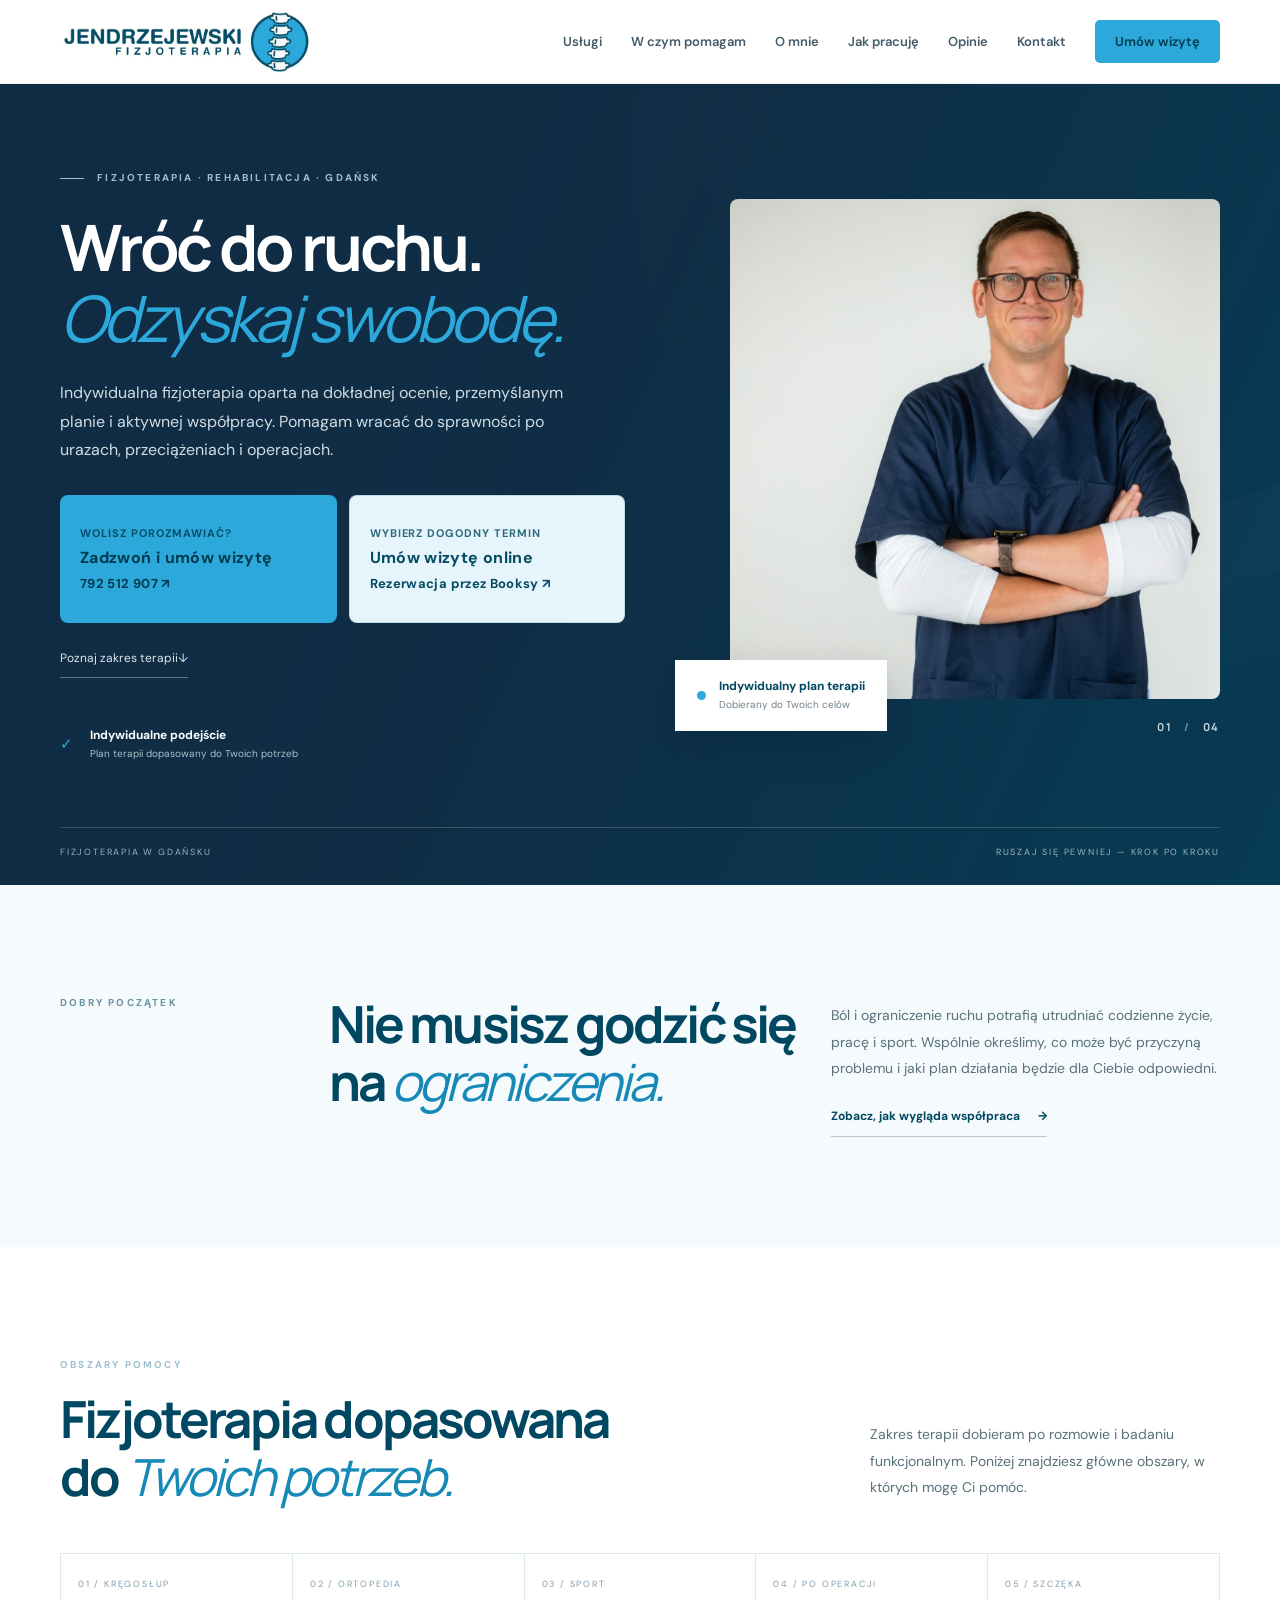
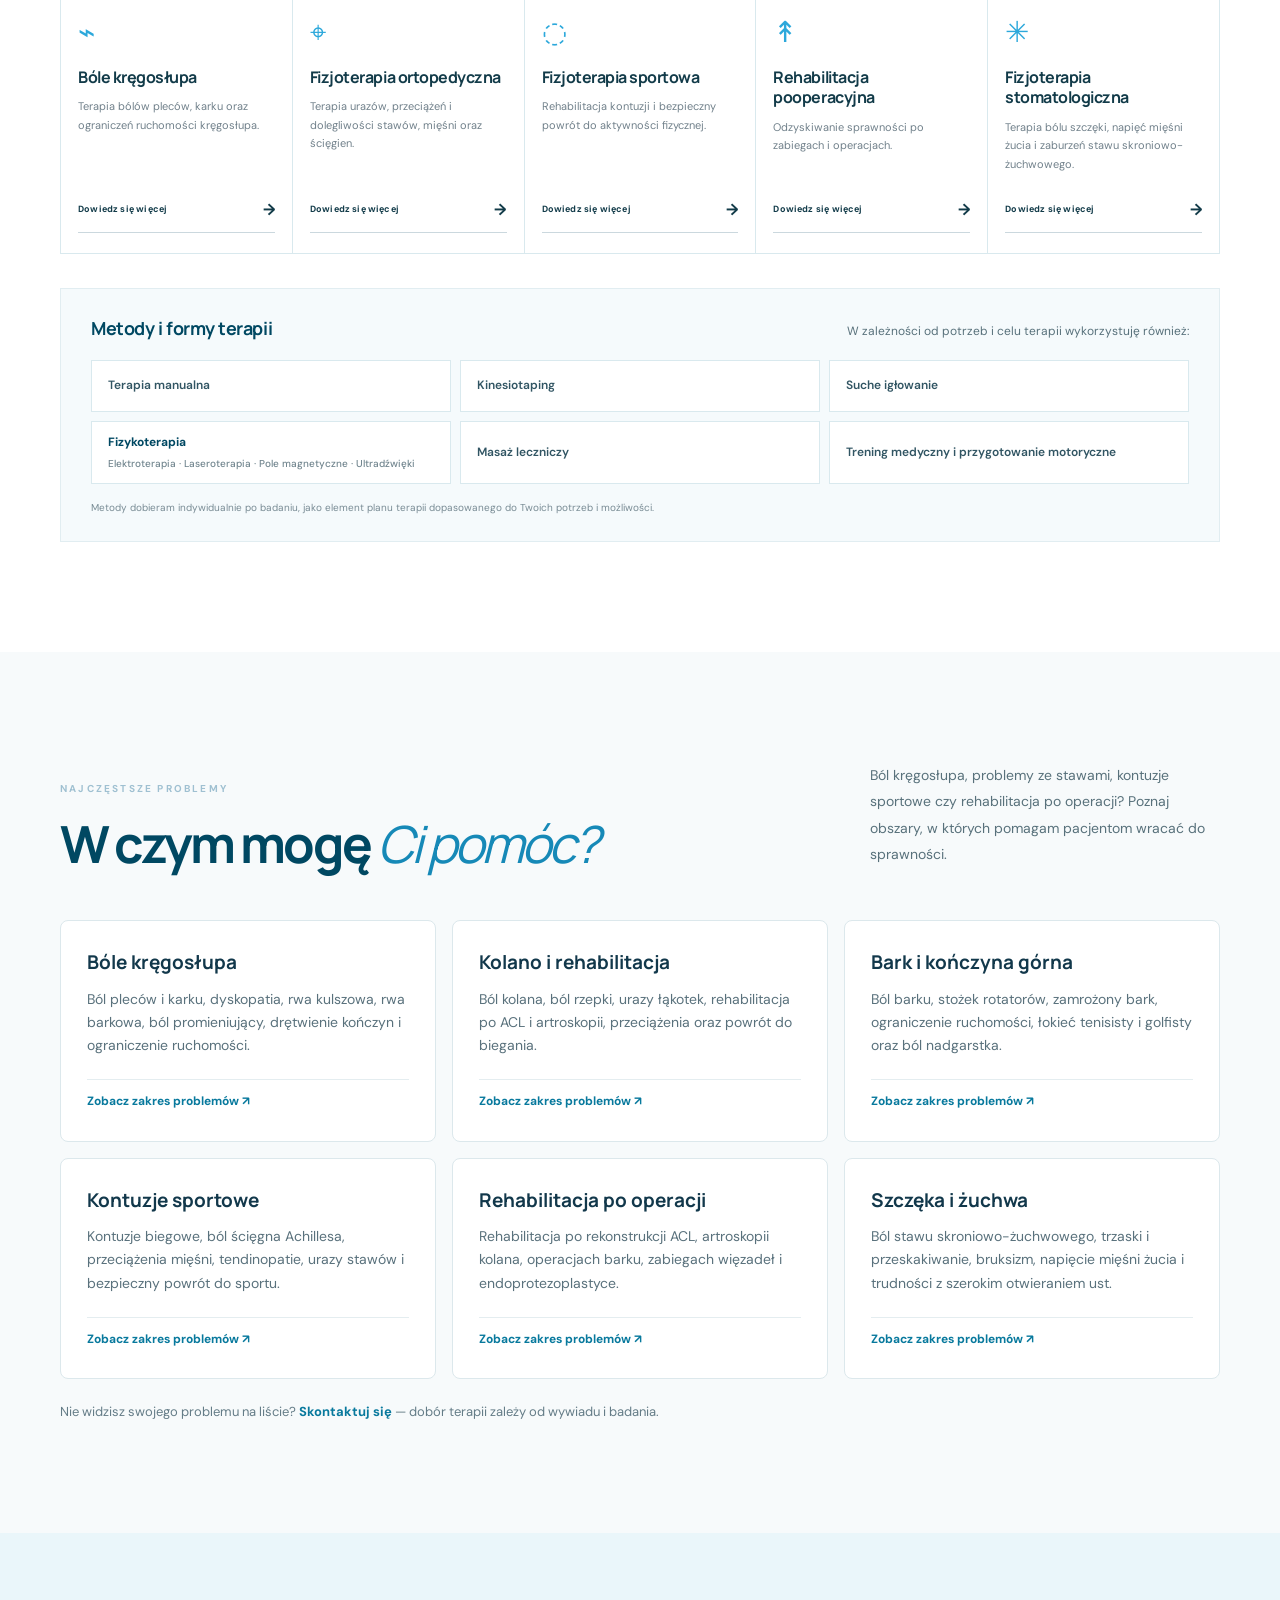
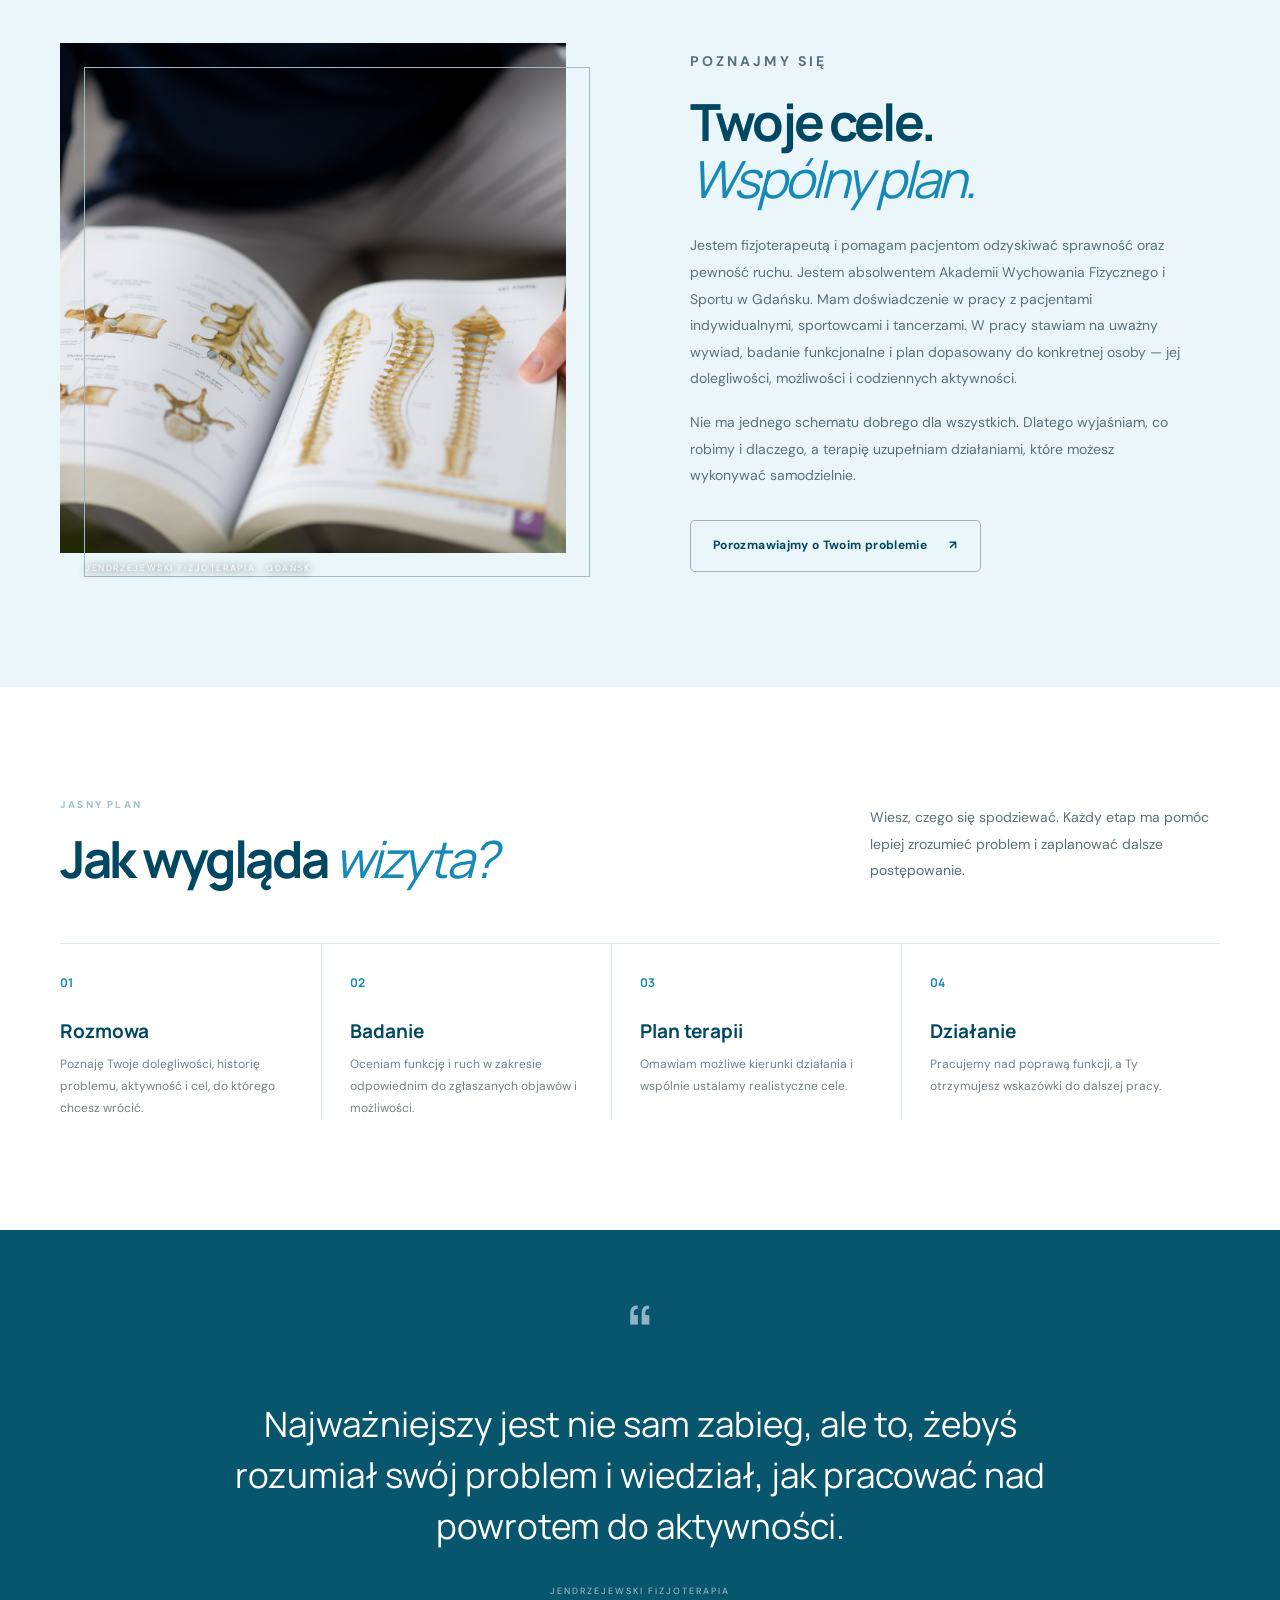
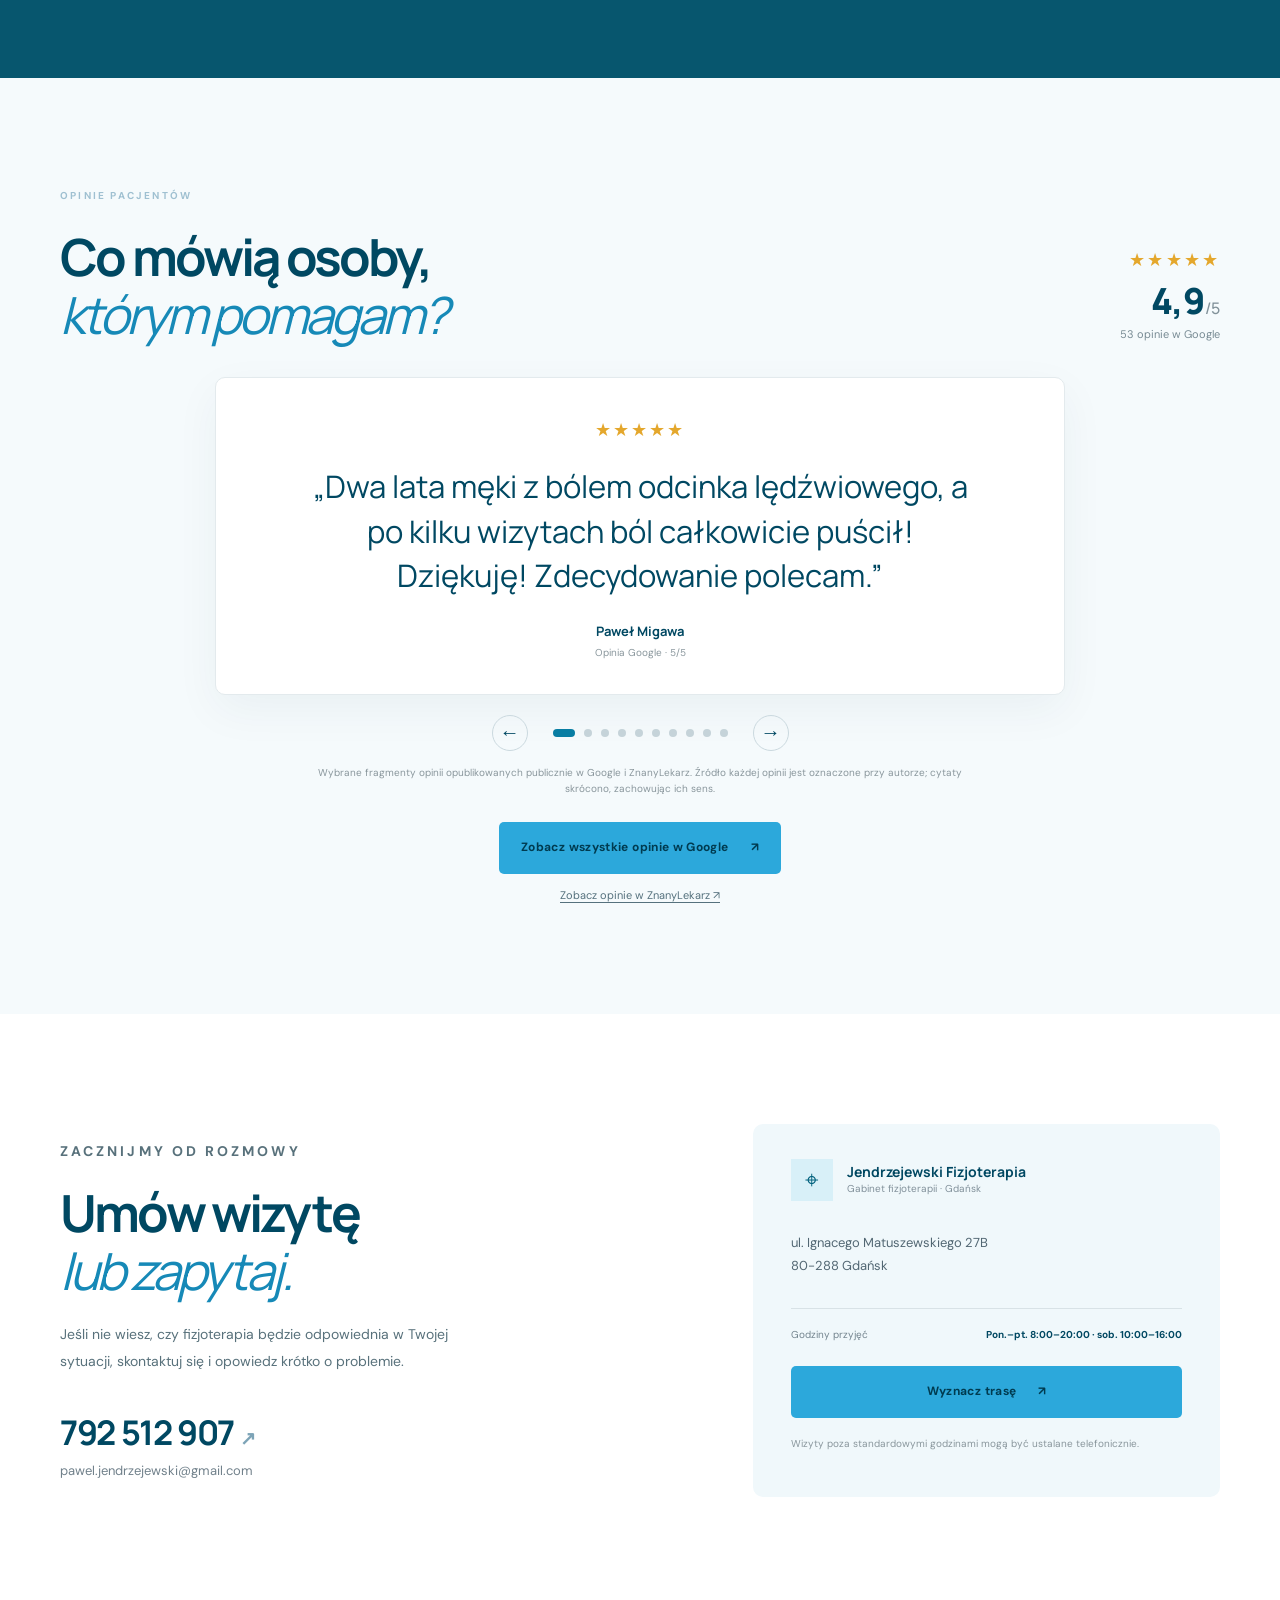
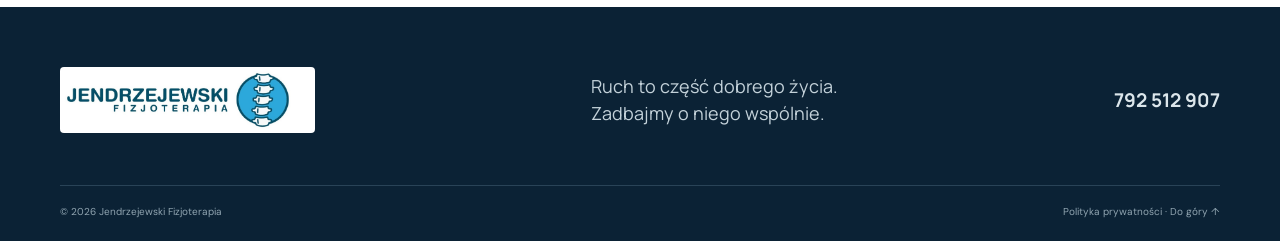
<file: index.html>
<!doctype html>
<html lang="pl">
<head>
  <meta charset="utf-8">
  <meta name="viewport" content="width=device-width, initial-scale=1">
  <meta name="theme-color" content="#004862">
  <meta name="description" content="Jendrzejewski Fizjoterapia w Gdańsku. Indywidualna fizjoterapia, terapia manualna i rehabilitacja ortopedyczna oraz sportowa. Umów wizytę.">
  <meta name="robots" content="index,follow">
  <link rel="canonical" href="https://www.gdansk-fizjoterapia.pl/">
  <link rel="preconnect" href="https://fonts.googleapis.com">
  <link rel="preconnect" href="https://fonts.gstatic.com" crossorigin>
  <link href="https://fonts.googleapis.com/css2?family=DM+Sans:wght@400;500;600;700&family=Manrope:wght@400;500;600;700;800&display=swap" rel="stylesheet">
  <link rel="stylesheet" href="styles.css">
  <title>Fizjoterapeuta Gdańsk | Jendrzejewski Fizjoterapia</title>
  <meta property="og:type" content="website">
  <meta property="og:title" content="Jendrzejewski Fizjoterapia — Gdańsk">
  <meta property="og:description" content="Indywidualna fizjoterapia i rehabilitacja w Gdańsku.">
  <meta property="og:url" content="https://www.gdansk-fizjoterapia.pl/">
  <meta property="og:image" content="https://images.unsplash.com/photo-1576091160399-112ba8d25d1d?auto=format&fit=crop&w=1200&q=80">
  <script type="application/ld+json">
  {
    "@context":"https://schema.org",
    "@type":"Physician",
    "name":"Jendrzejewski Fizjoterapia",
    "url":"https://www.gdansk-fizjoterapia.pl/",
    "telephone":"+48 792 512 907",
    "address":{
      "@type":"PostalAddress",
      "streetAddress":"Ignacego Matuszewskiego 27B",
      "addressLocality":"Gdańsk",
      "addressCountry":"PL"
    },
    "medicalSpecialty":"Physiotherapy",
    "areaServed":{"@type":"City","name":"Gdańsk"}
  }
  </script>
</head>
<body>
  <a class="skip-link" href="#main">Przejdź do treści</a>
  <header class="site-header">
    <div class="container nav-wrap">
      <a class="brand" href="#top" aria-label="Jendrzejewski Fizjoterapia — strona główna">
        <img class="brand-logo" src="logo-jendrzejewski.jpg" alt="Jendrzejewski Fizjoterapia">
      </a>
      <button class="menu-toggle" aria-expanded="false" aria-controls="main-nav" aria-label="Otwórz menu"><span></span><span></span></button>
      <nav id="main-nav" class="main-nav" aria-label="Menu główne">
        <a href="#uslugi">Usługi</a><a href="#w-czym-pomagam">W czym pomagam</a><a href="#o-mnie">O mnie</a><a href="#proces">Jak pracuję</a><a href="#opinie">Opinie</a><a href="#kontakt">Kontakt</a>
        <a class="nav-cta" href="https://jendrzejewskifizjoterapia.booksy.com/" target="_blank" rel="noopener">Umów wizytę</a>
      </nav>
    </div>
  </header>

  <main id="main">
    <section class="hero" id="top">
      <div class="hero-glow"></div>
      <div class="container hero-grid">
        <div class="hero-copy">
          <p class="eyebrow"><span></span> FIZJOTERAPIA · REHABILITACJA · GDAŃSK</p>
          <h1>Wróć do ruchu.<br><em>Odzyskaj swobodę.</em></h1>
          <p class="hero-lead">Indywidualna fizjoterapia oparta na dokładnej ocenie, przemyślanym planie i aktywnej współpracy. Pomagam wracać do sprawności po urazach, przeciążeniach i operacjach.</p>
          <div class="hero-actions hero-booking-actions">
            <a class="button button-primary booking-tile" href="tel:+48792512907">
              <span class="booking-kicker">Wolisz porozmawiać?</span>
              <strong>Zadzwoń i umów wizytę</strong>
              <small>792 512 907 <span aria-hidden="true">↗</span></small>
            </a>
            <a class="button button-secondary booking-tile" href="https://jendrzejewskifizjoterapia.booksy.com/" target="_blank" rel="noopener">
              <span class="booking-kicker">Wybierz dogodny termin</span>
              <strong>Umów wizytę online</strong>
              <small>Rezerwacja przez Booksy <span aria-hidden="true">↗</span></small>
            </a>
          </div>
          <a class="text-link hero-services-link" href="#uslugi">Poznaj zakres terapii <span aria-hidden="true">↓</span></a>
          <div class="hero-proof">
            <div class="proof-stars" aria-hidden="true">✓</div>
            <div><strong>Indywidualne podejście</strong><small>Plan terapii dopasowany do Twoich potrzeb</small></div>
          </div>
        </div>
        <div class="hero-visual">
          <img class="hero-image" src="pawel-jendrzejewski.jpg" alt="Fizjoterapeuta Paweł Jendrzejewski w stroju medycznym" fetchpriority="high">
          <div class="image-label"><span class="label-dot"></span><span><strong>Indywidualny plan terapii</strong><small>Dobierany do Twoich celów</small></span></div>
          <div class="hero-index">01 <i>/</i> 04</div>
        </div>
      </div>
      <div class="container hero-bottom"><span>FIZJOTERAPIA W GDAŃSKU</span><span>RUSZAJ SIĘ PEWNIEJ — KROK PO KROKU</span></div>
    </section>

    <section class="intro section-pad">
      <div class="container intro-grid">
        <p class="eyebrow dark">DOBRY POCZĄTEK</p>
        <div><h2>Nie musisz godzić się<br>na <em>ograniczenia.</em></h2></div>
        <div class="intro-text"><p>Ból i ograniczenie ruchu potrafią utrudniać codzienne życie, pracę i sport. Wspólnie określimy, co może być przyczyną problemu i jaki plan działania będzie dla Ciebie odpowiedni.</p><a class="under-link" href="#proces">Zobacz, jak wygląda współpraca <span>→</span></a></div>
      </div>
    </section>

    <section class="services section-pad" id="uslugi">
      <div class="container">
        <div class="section-heading">
          <div><p class="eyebrow">OBSZARY POMOCY</p><h2>Fizjoterapia dopasowana<br>do <em>Twoich potrzeb.</em></h2></div>
          <p>Zakres terapii dobieram po rozmowie i badaniu funkcjonalnym. Poniżej znajdziesz główne obszary, w których mogę Ci pomóc.</p>
        </div>
        <div class="service-grid">
          <article class="service-card"><span class="service-number">01 / KRĘGOSŁUP</span><div class="service-icon">⌁</div><h3>Bóle kręgosłupa</h3><p>Terapia bólów pleców, karku oraz ograniczeń ruchomości kręgosłupa.</p><a href="fizjoterapia-kregoslupa-gdansk.html">Dowiedz się więcej <span>→</span></a></article>
          <article class="service-card"><span class="service-number">02 / ORTOPEDIA</span><div class="service-icon">⌖</div><h3>Fizjoterapia ortopedyczna</h3><p>Terapia urazów, przeciążeń i dolegliwości stawów, mięśni oraz ścięgien.</p><a href="fizjoterapia-barku-gdansk.html">Dowiedz się więcej <span>→</span></a></article>
          <article class="service-card"><span class="service-number">03 / SPORT</span><div class="service-icon">◌</div><h3>Fizjoterapia sportowa</h3><p>Rehabilitacja kontuzji i bezpieczny powrót do aktywności fizycznej.</p><a href="fizjoterapia-sportowa-gdansk.html">Dowiedz się więcej <span>→</span></a></article>
          <article class="service-card"><span class="service-number">04 / PO OPERACJI</span><div class="service-icon">↟</div><h3>Rehabilitacja pooperacyjna</h3><p>Odzyskiwanie sprawności po zabiegach i operacjach.</p><a href="rehabilitacja-pooperacyjna-gdansk.html">Dowiedz się więcej <span>→</span></a></article>
          <article class="service-card"><span class="service-number">05 / SZCZĘKA</span><div class="service-icon">✳</div><h3>Fizjoterapia stomatologiczna</h3><p>Terapia bólu szczęki, napięć mięśni żucia i zaburzeń stawu skroniowo-żuchwowego.</p><a href="fizjoterapia-stomatologiczna-gdansk.html">Dowiedz się więcej <span>→</span></a></article>
        </div>
        <div class="methods-block" aria-labelledby="methods-title">
          <div class="methods-heading">
            <h3 id="methods-title">Metody i formy terapii</h3>
            <p>W zależności od potrzeb i celu terapii wykorzystuję również:</p>
          </div>
          <div class="methods-grid">
            <div class="method-item">Terapia manualna</div>
            <div class="method-item">Kinesiotaping</div>
            <div class="method-item">Suche igłowanie</div>
            <div class="method-item method-item-physio">
              <strong>Fizykoterapia</strong>
              <span>Elektroterapia · Laseroterapia · Pole magnetyczne · Ultradźwięki</span>
            </div>
            <div class="method-item">Masaż leczniczy</div>
            <div class="method-item">Trening medyczny i przygotowanie motoryczne</div>
          </div>
          <p class="methods-note">Metody dobieram indywidualnie po badaniu, jako element planu terapii dopasowanego do Twoich potrzeb i możliwości.</p>
        </div>
      </div>
    </section>

    <section class="conditions section-pad" id="w-czym-pomagam" aria-labelledby="conditions-title">
      <div class="container">
        <div class="section-heading"><div><p class="eyebrow">NAJCZĘSTSZE PROBLEMY</p><h2 id="conditions-title">W czym mogę <em>Ci pomóc?</em></h2></div><p>Ból kręgosłupa, problemy ze stawami, kontuzje sportowe czy rehabilitacja po operacji? Poznaj obszary, w których pomagam pacjentom wracać do sprawności.</p></div>
        <div class="conditions-grid">
          <a class="condition-card" href="fizjoterapia-kregoslupa-gdansk.html"><h3>Bóle kręgosłupa</h3><p>Ból pleców i karku, dyskopatia, rwa kulszowa, rwa barkowa, ból promieniujący, drętwienie kończyn i ograniczenie ruchomości.</p><span class="condition-card-arrow" aria-hidden="true">Zobacz zakres problemów ↗</span></a>
          <a class="condition-card" href="rehabilitacja-kolana-gdansk.html"><h3>Kolano i rehabilitacja</h3><p>Ból kolana, ból rzepki, urazy łąkotek, rehabilitacja po ACL i artroskopii, przeciążenia oraz powrót do biegania.</p><span class="condition-card-arrow" aria-hidden="true">Zobacz zakres problemów ↗</span></a>
          <a class="condition-card" href="fizjoterapia-barku-gdansk.html"><h3>Bark i kończyna górna</h3><p>Ból barku, stożek rotatorów, zamrożony bark, ograniczenie ruchomości, łokieć tenisisty i golfisty oraz ból nadgarstka.</p><span class="condition-card-arrow" aria-hidden="true">Zobacz zakres problemów ↗</span></a>
          <a class="condition-card" href="fizjoterapia-sportowa-gdansk.html"><h3>Kontuzje sportowe</h3><p>Kontuzje biegowe, ból ścięgna Achillesa, przeciążenia mięśni, tendinopatie, urazy stawów i bezpieczny powrót do sportu.</p><span class="condition-card-arrow" aria-hidden="true">Zobacz zakres problemów ↗</span></a>
          <a class="condition-card" href="rehabilitacja-pooperacyjna-gdansk.html"><h3>Rehabilitacja po operacji</h3><p>Rehabilitacja po rekonstrukcji ACL, artroskopii kolana, operacjach barku, zabiegach więzadeł i endoprotezoplastyce.</p><span class="condition-card-arrow" aria-hidden="true">Zobacz zakres problemów ↗</span></a>
          <a class="condition-card" href="fizjoterapia-stomatologiczna-gdansk.html"><h3>Szczęka i żuchwa</h3><p>Ból stawu skroniowo-żuchwowego, trzaski i przeskakiwanie, bruksizm, napięcie mięśni żucia i trudności z szerokim otwieraniem ust.</p><span class="condition-card-arrow" aria-hidden="true">Zobacz zakres problemów ↗</span></a>
        </div>
        <p class="conditions-note">Nie widzisz swojego problemu na liście? <a href="#kontakt">Skontaktuj się</a> — dobór terapii zależy od wywiadu i badania.</p>
      </div>
    </section>

    <section class="about section-pad" id="o-mnie">
      <div class="container about-grid">
        <div class="about-photo"><div class="about-photo-inner" role="img" aria-label="Praca z anatomią i atlasem kręgosłupa"></div><span class="photo-caption">JENDRZEJEWSKI FIZJOTERAPIA · GDAŃSK</span></div>
        <div class="about-copy"><p class="eyebrow">POZNAJMY SIĘ</p><h2>Twoje cele.<br><em>Wspólny plan.</em></h2><p>Jestem fizjoterapeutą i pomagam pacjentom odzyskiwać sprawność oraz pewność ruchu. Jestem absolwentem Akademii Wychowania Fizycznego i Sportu w Gdańsku. Mam doświadczenie w pracy z pacjentami indywidualnymi, sportowcami i tancerzami. W pracy stawiam na uważny wywiad, badanie funkcjonalne i plan dopasowany do konkretnej osoby — jej dolegliwości, możliwości i codziennych aktywności.</p><p>Nie ma jednego schematu dobrego dla wszystkich. Dlatego wyjaśniam, co robimy i dlaczego, a terapię uzupełniam działaniami, które możesz wykonywać samodzielnie.</p><a class="button button-outline" href="#kontakt">Porozmawiajmy o Twoim problemie <span>↗</span></a></div>
      </div>
    </section>

    <section class="process section-pad" id="proces">
      <div class="container">
        <div class="section-heading"><div><p class="eyebrow">JASNY PLAN</p><h2>Jak wygląda <em>wizyta?</em></h2></div><p>Wiesz, czego się spodziewać. Każdy etap ma pomóc lepiej zrozumieć problem i zaplanować dalsze postępowanie.</p></div>
        <div class="steps">
          <article><span>01</span><h3>Rozmowa</h3><p>Poznaję Twoje dolegliwości, historię problemu, aktywność i cel, do którego chcesz wrócić.</p></article>
          <article><span>02</span><h3>Badanie</h3><p>Oceniam funkcję i ruch w zakresie odpowiednim do zgłaszanych objawów i możliwości.</p></article>
          <article><span>03</span><h3>Plan terapii</h3><p>Omawiam możliwe kierunki działania i wspólnie ustalamy realistyczne cele.</p></article>
          <article><span>04</span><h3>Działanie</h3><p>Pracujemy nad poprawą funkcji, a Ty otrzymujesz wskazówki do dalszej pracy.</p></article>
        </div>
      </div>
    </section>

    <section class="quote-band">
      <div class="container quote-content"><span class="quote-mark">“</span><blockquote>Najważniejszy jest nie sam zabieg, ale to, żebyś rozumiał swój problem i wiedział, jak pracować nad powrotem do aktywności.</blockquote><span class="quote-credit">JENDRZEJEWSKI FIZJOTERAPIA</span></div>
    </section>

    <section class="reviews section-pad" id="opinie">
      <div class="container">
        <div class="reviews-heading">
          <div><p class="eyebrow">OPINIE PACJENTÓW</p><h2>Co mówią osoby,<br><em>którym pomagam?</em></h2></div>
          <div class="google-rating" aria-label="Ocena Google 4,9 na 5 na podstawie 53 opinii"><span class="google-stars" aria-hidden="true">★★★★★</span><strong>4,9<span>/5</span></strong><small>53 opinie w Google</small></div>
        </div>
        <div class="review-carousel" aria-roledescription="karuzela" aria-label="Wybrane opinie pacjentów">
          <div class="review-track" aria-live="polite">
            <article class="review-slide is-active" data-review="0"><div class="review-card-stars" aria-label="5 na 5 gwiazdek">★★★★★</div><blockquote>„Dwa lata męki z bólem odcinka lędźwiowego, a po kilku wizytach ból całkowicie puścił! Dziękuję! Zdecydowanie polecam.”</blockquote><div class="review-author"><strong>Paweł Migawa</strong><span>Opinia Google · 5/5</span></div></article>
            <article class="review-slide" data-review="1" hidden><div class="review-card-stars">★★★★★</div><blockquote>„Po trafnej diagnozie i wykonanym zabiegu moje plecy przeszły od stanu, w którym nie mogłam się ruszać, do niemal braku dolegliwości już po dwóch zabiegach.”</blockquote><div class="review-author"><strong>Agnieszka Weissgerber</strong><span>Opinia Google · 5/5</span></div></article>
            <article class="review-slide" data-review="2" hidden><div class="review-card-stars">★★★★★</div><blockquote>„Ogromna wiedza, duży wachlarz możliwości terapeutycznych. Wszystko spokojnie wytłumaczone i przekazane.”</blockquote><div class="review-author"><strong>Aneta Jarońska</strong><span>Opinia Google · 5/5</span></div></article>
            <article class="review-slide" data-review="3" hidden><div class="review-card-stars">★★★★★</div><blockquote>„Po wizycie wróciłem na majówkę bez bólu pleców. Chodziłem po górach z pełnym plecakiem i ani razu plecy nie dały o sobie znać.”</blockquote><div class="review-author"><strong>Filip</strong><span>Opinia Google · 5/5</span></div></article>
            <article class="review-slide" data-review="4" hidden><div class="review-card-stars">★★★★★</div><blockquote>„Pan Paweł pomógł zarówno przed operacją, jak i po niej. Otrzymałam kompleksową terapię — ćwiczenia, zabiegi z wykorzystaniem aparatury oraz terapię manualną.”</blockquote><div class="review-author"><strong>Agata Chalińska</strong><span>Opinia Google · 5/5</span></div></article>
            <article class="review-slide" data-review="5" hidden><div class="review-card-stars">★★★★★</div><blockquote>„Każda wizyta przynosiła mi ulgę. Indywidualne podejście, zaangażowanie i ogromne zasoby wiedzy.”</blockquote><div class="review-author"><strong>Kornel Sielski</strong><span>Opinia Google · 5/5</span></div></article>
            <article class="review-slide" data-review="6" hidden><div class="review-card-stars">★★★★★</div><blockquote>„Dwie wizyty oraz idealnie dopracowany zestaw ćwiczeń w domu sprawiły, że problem z pasmem biodrowo-piszczelowym zniknął, a ja nadal mogę cieszyć się swoim hobby.”</blockquote><div class="review-author"><strong>Przemysław Słowik</strong><span>Opinia Google · 5/5</span></div></article>
            <article class="review-slide" data-review="7" hidden><div class="review-card-stars">★★★★★</div><blockquote>„Po raz pierwszy od miesięcy poczułem znaczną poprawę. Pan Paweł szybko zidentyfikował źródło problemu, a jego wiedza i sposób pracy zrobiły dużą różnicę.”</blockquote><div class="review-author"><strong>Chinmay</strong><span>Opinia ZnanyLekarz · 5/5</span></div></article>
            <article class="review-slide" data-review="8" hidden><div class="review-card-stars">★★★★★</div><blockquote>„Dzięki cennym uwagom i ćwiczeniom przestała boleć mnie szyja i kark. Spokojne, szczegółowe podejście do pacjenta.”</blockquote><div class="review-author"><strong>Iga De.</strong><span>Opinia ZnanyLekarz · 5/5</span></div></article>
            <article class="review-slide" data-review="9" hidden><div class="review-card-stars">★★★★★</div><blockquote>„Bardzo polecam. Konkretne porady, ćwiczenia i zaangażowanie — po każdej wizycie zakres ruchów jest coraz większy.”</blockquote><div class="review-author"><strong>Pacjent</strong><span>Opinia ZnanyLekarz · 5/5</span></div></article>
          </div>
          <div class="review-controls"><button class="review-arrow" type="button" data-review-prev aria-label="Poprzednia opinia">←</button><div class="review-dots" role="group" aria-label="Wybierz opinię"><button type="button" class="review-dot is-active" data-review-go="0" aria-label="Opinia 1" aria-current="true"></button><button type="button" class="review-dot" data-review-go="1" aria-label="Opinia 2"></button><button type="button" class="review-dot" data-review-go="2" aria-label="Opinia 3"></button><button type="button" class="review-dot" data-review-go="3" aria-label="Opinia 4"></button><button type="button" class="review-dot" data-review-go="4" aria-label="Opinia 5"></button><button type="button" class="review-dot" data-review-go="5" aria-label="Opinia 6"></button><button type="button" class="review-dot" data-review-go="6" aria-label="Opinia 7"></button><button type="button" class="review-dot" data-review-go="7" aria-label="Opinia 8"></button><button type="button" class="review-dot" data-review-go="8" aria-label="Opinia 9"></button><button type="button" class="review-dot" data-review-go="9" aria-label="Opinia 10"></button></div><button class="review-arrow" type="button" data-review-next aria-label="Następna opinia">→</button></div>
          <p class="review-source-note">Wybrane fragmenty opinii opublikowanych publicznie w Google i ZnanyLekarz. Źródło każdej opinii jest oznaczone przy autorze; cytaty skrócono, zachowując ich sens.</p>
          <a class="button button-primary review-google-link" href="https://www.google.com/maps/place/Jendrzejewski%2BFizjoterapia%2B-%2BGabinet%2BFizjoterapii,%2BRehabilitacji%2Bi%2BTreningu%2BGda%C5%84sk/data=!4m4!3m3!1s0x46fd7497aa495265:0x6d5c7f506f31f0d8!9m1!1b1?hl=pl" target="_blank" rel="noopener">Zobacz wszystkie opinie w Google <span>↗</span></a>
          <a class="review-zl-link" href="https://www.znanylekarz.pl/pawel-jendrzejewski/fizjoterapeuta/gdansk" target="_blank" rel="noopener">Zobacz opinie w ZnanyLekarz ↗</a>
        </div>
      </div>
    </section>

    <section class="contact section-pad" id="kontakt">
      <div class="container contact-grid">
        <div class="contact-copy"><p class="eyebrow">ZACZNIJMY OD ROZMOWY</p><h2>Umów wizytę<br><em>lub zapytaj.</em></h2><p>Jeśli nie wiesz, czy fizjoterapia będzie odpowiednia w Twojej sytuacji, skontaktuj się i opowiedz krótko o problemie.</p>
          <a class="contact-phone" href="tel:+48792512907">792 512 907 <span>↗</span></a>
          <a class="contact-email" href="mailto:pawel.jendrzejewski@gmail.com">pawel.jendrzejewski@gmail.com</a>
        </div>
        <div class="contact-card">
          <div class="contact-card-top"><span class="pin">⌖</span><div><strong>Jendrzejewski Fizjoterapia</strong><small>Gabinet fizjoterapii · Gdańsk</small></div></div>
          <address>ul. Ignacego Matuszewskiego 27B<br>80-288 Gdańsk</address>
          <div class="hours"><span>Godziny przyjęć</span><strong>Pon.–pt. 8:00–20:00 · sob. 10:00–16:00</strong></div>
          <a class="button button-primary button-full" href="https://www.google.com/maps/search/?api=1&query=Ignacego+Matuszewskiego+27B+Gda%C5%84sk" target="_blank" rel="noopener">Wyznacz trasę <span>↗</span></a>
          <p class="fine-print">Wizyty poza standardowymi godzinami mogą być ustalane telefonicznie.</p>
        </div>
      </div>
    </section>
  </main>

  <footer class="site-footer">
    <div class="container footer-top"><a class="brand brand-light" href="#top"><img class="brand-logo" src="logo-jendrzejewski.jpg" alt="Jendrzejewski Fizjoterapia"></a><p>Ruch to część dobrego życia.<br>Zadbajmy o niego wspólnie.</p><a href="tel:+48792512907">792 512 907</a></div>
    <div class="container footer-bottom"><span>© <span id="year"></span> Jendrzejewski Fizjoterapia</span><span><a href="polityka-prywatnosci.html">Polityka prywatności</a> · <a href="#top">Do góry ↑</a></span></div>
  </footer>
  <script src="script.js"></script>
</body>
</html>
</file>
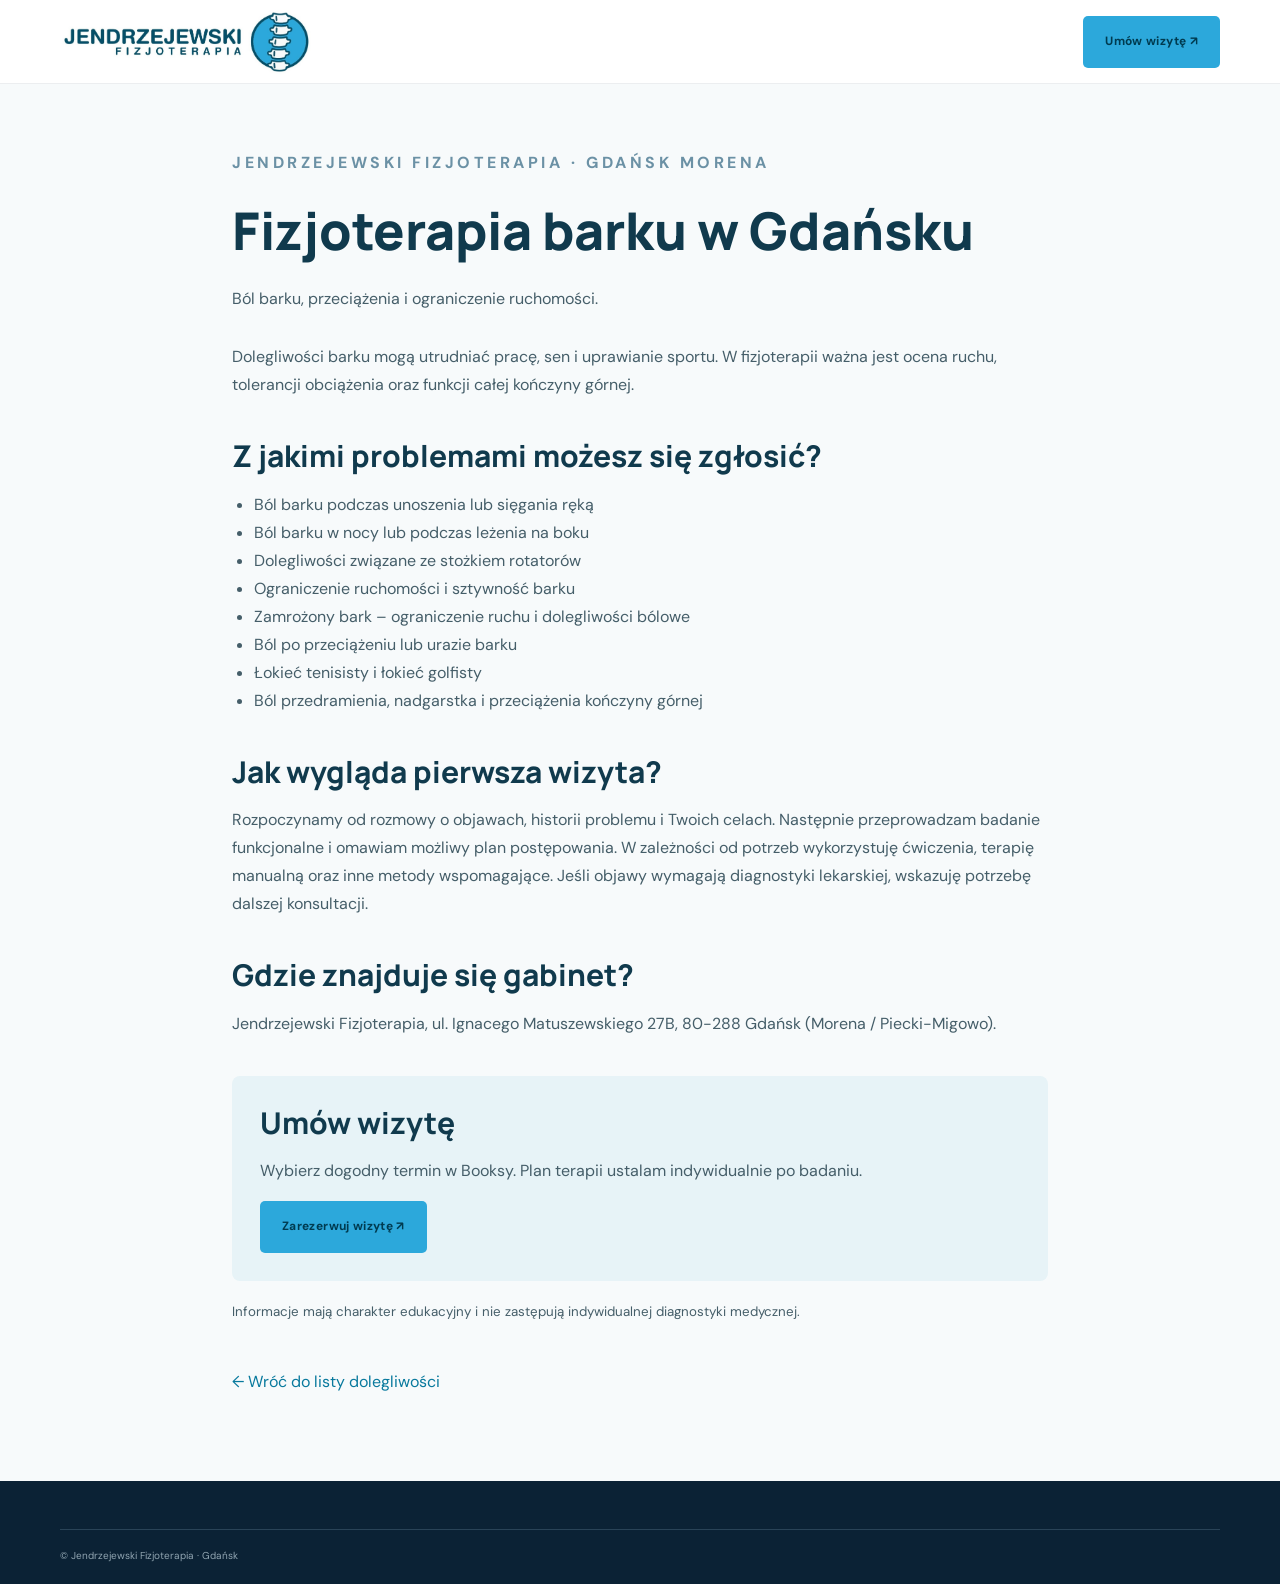
<file: fizjoterapia-barku-gdansk.html>
<!doctype html><html lang="pl"><head><meta charset="utf-8"><meta name="viewport" content="width=device-width, initial-scale=1"><meta name="robots" content="index,follow"><meta name="description" content="Ból barku, przeciążenia i ograniczenie ruchomości. Jendrzejewski Fizjoterapia, Gdańsk Morena. Umów konsultację."><link rel="canonical" href="https://www.gdansk-fizjoterapia.pl/fizjoterapia-barku-gdansk.html"><link rel="stylesheet" href="styles.css"><title>Fizjoterapia barku Gdańsk | Jendrzejewski Fizjoterapia</title><script type="application/ld+json">{"@context": "https://schema.org", "@type": "MedicalWebPage", "name": "Fizjoterapia barku w Gdańsku", "url": "https://www.gdansk-fizjoterapia.pl/fizjoterapia-barku-gdansk.html", "inLanguage": "pl-PL"}</script></head><body class="detail-body"><header class="site-header"><div class="container nav-wrap"><a class="brand" href="index.html" aria-label="Jendrzejewski Fizjoterapia — strona główna"><img class="brand-logo" src="logo-jendrzejewski.jpg" alt="Jendrzejewski Fizjoterapia"></a><a class="button button-primary" href="https://jendrzejewskifizjoterapia.booksy.com/" target="_blank" rel="noopener">Umów wizytę ↗</a></div></header><main class="detail-main"><p class="eyebrow dark">JENDRZEJEWSKI FIZJOTERAPIA · GDAŃSK MORENA</p><h1>Fizjoterapia barku w Gdańsku</h1><p class="hero-lead">Ból barku, przeciążenia i ograniczenie ruchomości.</p><p>Dolegliwości barku mogą utrudniać pracę, sen i uprawianie sportu. W fizjoterapii ważna jest ocena ruchu, tolerancji obciążenia oraz funkcji całej kończyny górnej.</p><h2>Z jakimi problemami możesz się zgłosić?</h2><ul><li>Ból barku podczas unoszenia lub sięgania ręką</li><li>Ból barku w nocy lub podczas leżenia na boku</li><li>Dolegliwości związane ze stożkiem rotatorów</li><li>Ograniczenie ruchomości i sztywność barku</li><li>Zamrożony bark – ograniczenie ruchu i dolegliwości bólowe</li><li>Ból po przeciążeniu lub urazie barku</li><li>Łokieć tenisisty i łokieć golfisty</li><li>Ból przedramienia, nadgarstka i przeciążenia kończyny górnej</li></ul><h2>Jak wygląda pierwsza wizyta?</h2><p>Rozpoczynamy od rozmowy o objawach, historii problemu i Twoich celach. Następnie przeprowadzam badanie funkcjonalne i omawiam możliwy plan postępowania. W zależności od potrzeb wykorzystuję ćwiczenia, terapię manualną oraz inne metody wspomagające. Jeśli objawy wymagają diagnostyki lekarskiej, wskazuję potrzebę dalszej konsultacji.</p><h2>Gdzie znajduje się gabinet?</h2><p>Jendrzejewski Fizjoterapia, ul. Ignacego Matuszewskiego 27B, 80-288 Gdańsk (Morena / Piecki-Migowo).</p><div class="detail-cta"><h2>Umów wizytę</h2><p>Wybierz dogodny termin w Booksy. Plan terapii ustalam indywidualnie po badaniu.</p><a class="button button-primary" href="https://jendrzejewskifizjoterapia.booksy.com/" target="_blank" rel="noopener">Zarezerwuj wizytę ↗</a></div><p><small>Informacje mają charakter edukacyjny i nie zastępują indywidualnej diagnostyki medycznej.</small></p><a class="detail-back" href="index.html#w-czym-pomagam">← Wróć do listy dolegliwości</a></main><footer class="site-footer"><div class="container footer-bottom">© Jendrzejewski Fizjoterapia · Gdańsk</div></footer></body></html>
</file>
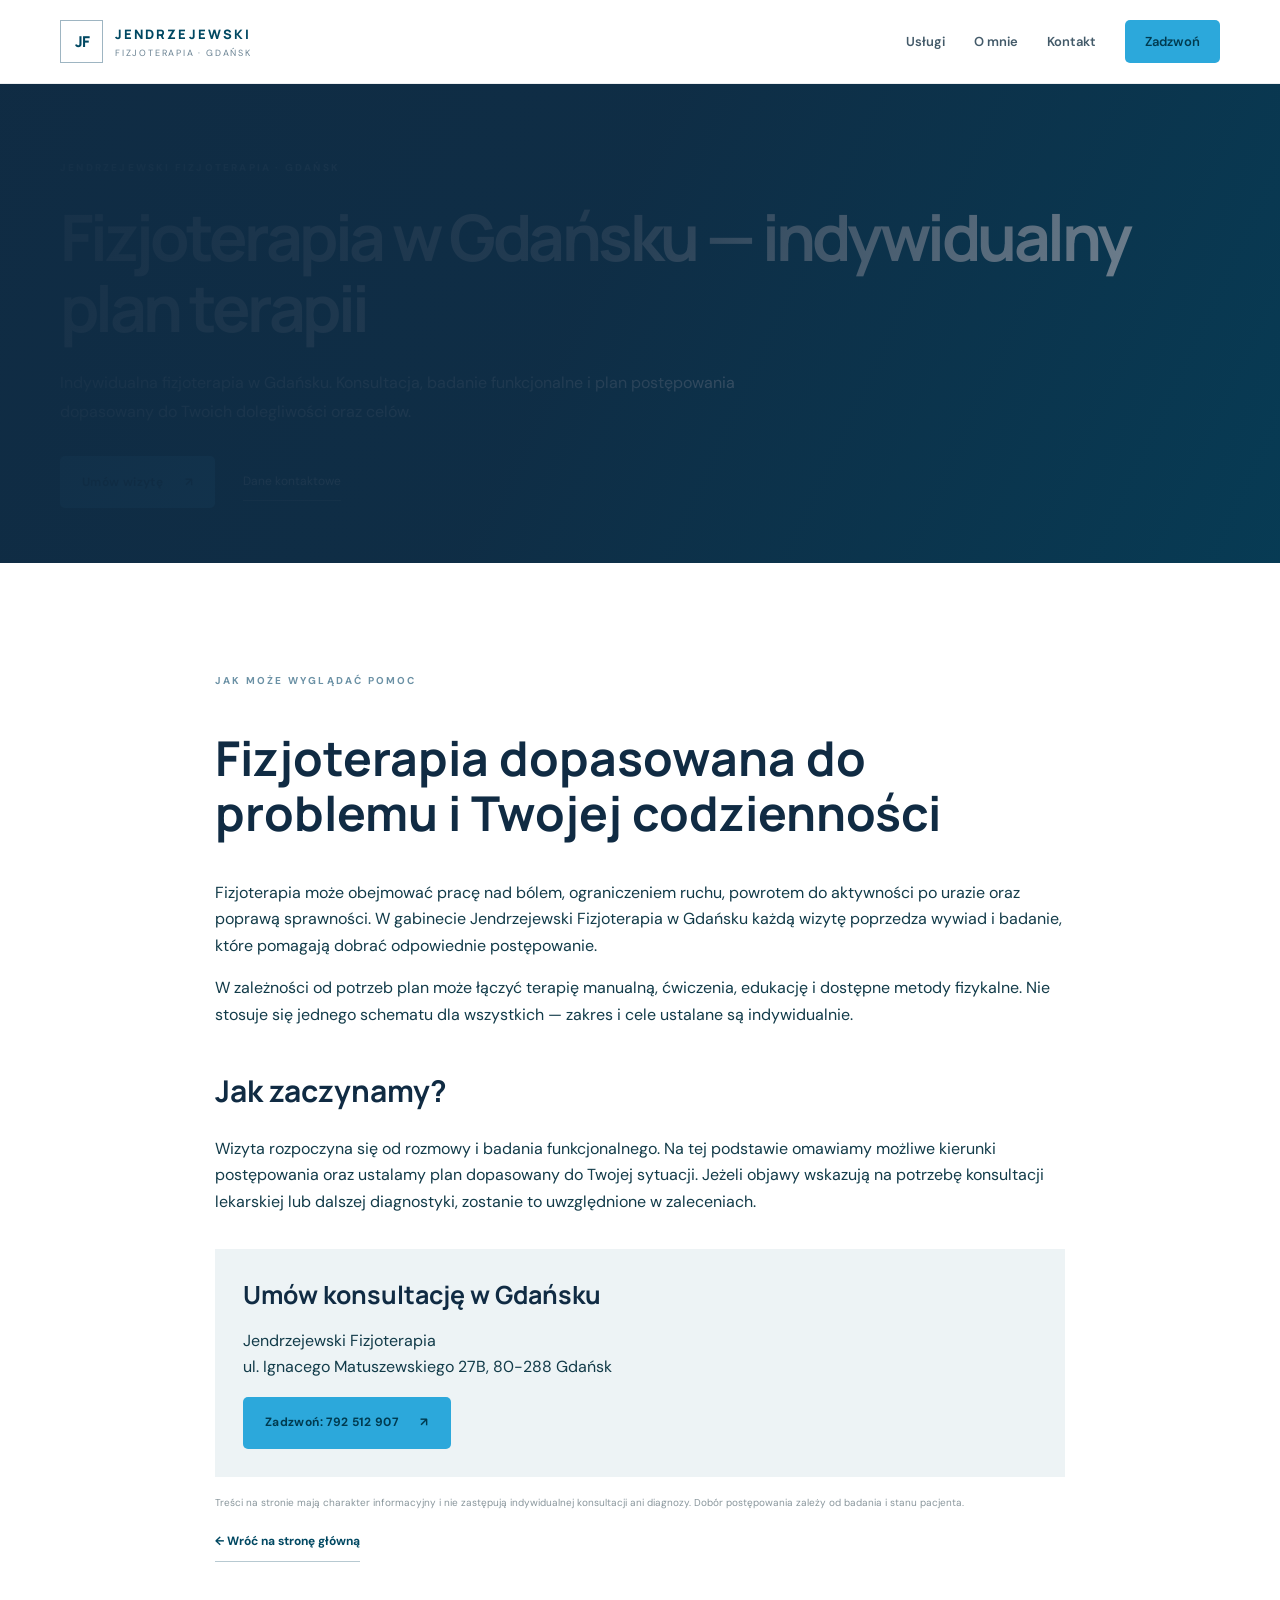
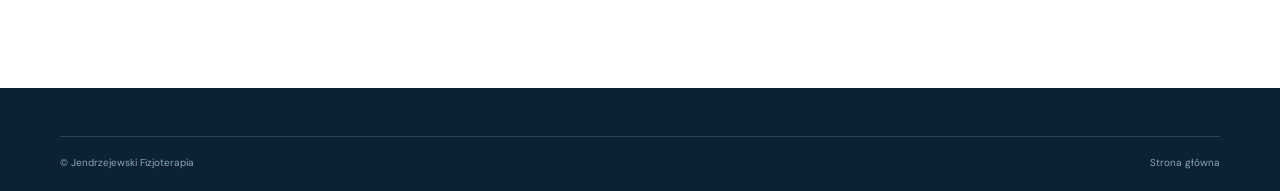
<file: fizjoterapia-gdansk.html>
<!doctype html>
<html lang="pl"><head>
<meta charset="utf-8"><meta name="viewport" content="width=device-width, initial-scale=1">
<meta name="description" content="fizjoterapia w Gdańsku">
<link rel="canonical" href="https://www.gdansk-fizjoterapia.pl/fizjoterapia-gdansk.html">
<link rel="stylesheet" href="styles.css">
<title>Fizjoterapia Gdańsk | Jendrzejewski Fizjoterapia</title>
<script type="application/ld+json">{"@context":"https://schema.org","@type":"MedicalWebPage","name":"Fizjoterapia w Gdańsku — indywidualny plan terapii","url":"https://www.gdansk-fizjoterapia.pl/fizjoterapia-gdansk.html","about":{"@type":"MedicalCondition","name":"fizjoterapia"}}</script>
</head><body>
<header class="site-header"><div class="container nav-wrap"><a class="brand" href="index.html"><span class="brand-mark">JF</span><span class="brand-copy"><strong>JENDRZEJEWSKI</strong><small>FIZJOTERAPIA · GDAŃSK</small></span></a><nav class="main-nav" style="display:flex"><a href="index.html#uslugi">Usługi</a><a href="index.html#o-mnie">O mnie</a><a href="index.html#kontakt">Kontakt</a><a class="nav-cta" href="tel:+48792512907">Zadzwoń</a></nav></div></header>
<main>
<section class="hero" style="padding:76px 0 55px"><div class="container"><p class="eyebrow">JENDRZEJEWSKI FIZJOTERAPIA · GDAŃSK</p><h1>Fizjoterapia w Gdańsku — indywidualny plan terapii</h1><p class="hero-lead" style="max-width:720px">Indywidualna fizjoterapia w Gdańsku. Konsultacja, badanie funkcjonalne i plan postępowania dopasowany do Twoich dolegliwości oraz celów.</p><div class="hero-actions"><a class="button button-primary" href="tel:+48792512907">Umów wizytę <span>↗</span></a><a class="text-link" href="index.html#kontakt">Dane kontaktowe</a></div></div></section>
<section class="section-pad"><div class="container" style="max-width:850px"><p class="eyebrow dark">JAK MOŻE WYGLĄDAĆ POMOC</p><h2 style="font:700 clamp(32px,4vw,48px)/1.15 Manrope;color:#102b43">Fizjoterapia dopasowana do problemu i Twojej codzienności</h2><p>Fizjoterapia może obejmować pracę nad bólem, ograniczeniem ruchu, powrotem do aktywności po urazie oraz poprawą sprawności. W gabinecie Jendrzejewski Fizjoterapia w Gdańsku każdą wizytę poprzedza wywiad i badanie, które pomagają dobrać odpowiednie postępowanie.</p><p>W zależności od potrzeb plan może łączyć terapię manualną, ćwiczenia, edukację i dostępne metody fizykalne. Nie stosuje się jednego schematu dla wszystkich — zakres i cele ustalane są indywidualnie.</p><h2 style="font:700 30px Manrope;color:#102b43;margin-top:42px">Jak zaczynamy?</h2><p>Wizyta rozpoczyna się od rozmowy i badania funkcjonalnego. Na tej podstawie omawiamy możliwe kierunki postępowania oraz ustalamy plan dopasowany do Twojej sytuacji. Jeżeli objawy wskazują na potrzebę konsultacji lekarskiej lub dalszej diagnostyki, zostanie to uwzględnione w zaleceniach.</p><div style="background:#edf3f5;padding:28px;margin-top:34px"><h2 style="font:700 25px Manrope;color:#102b43;margin:0 0 12px">Umów konsultację w Gdańsku</h2><p>Jendrzejewski Fizjoterapia<br>ul. Ignacego Matuszewskiego 27B, 80-288 Gdańsk</p><a class="button button-primary" href="tel:+48792512907">Zadzwoń: 792 512 907 <span>↗</span></a></div><p class="fine-print">Treści na stronie mają charakter informacyjny i nie zastępują indywidualnej konsultacji ani diagnozy. Dobór postępowania zależy od badania i stanu pacjenta.</p><p><a class="under-link" href="index.html">← Wróć na stronę główną</a></p></div></section>
</main><footer class="site-footer"><div class="container footer-bottom"><span>© Jendrzejewski Fizjoterapia</span><a href="index.html">Strona główna</a></div></footer></body></html>
</file>
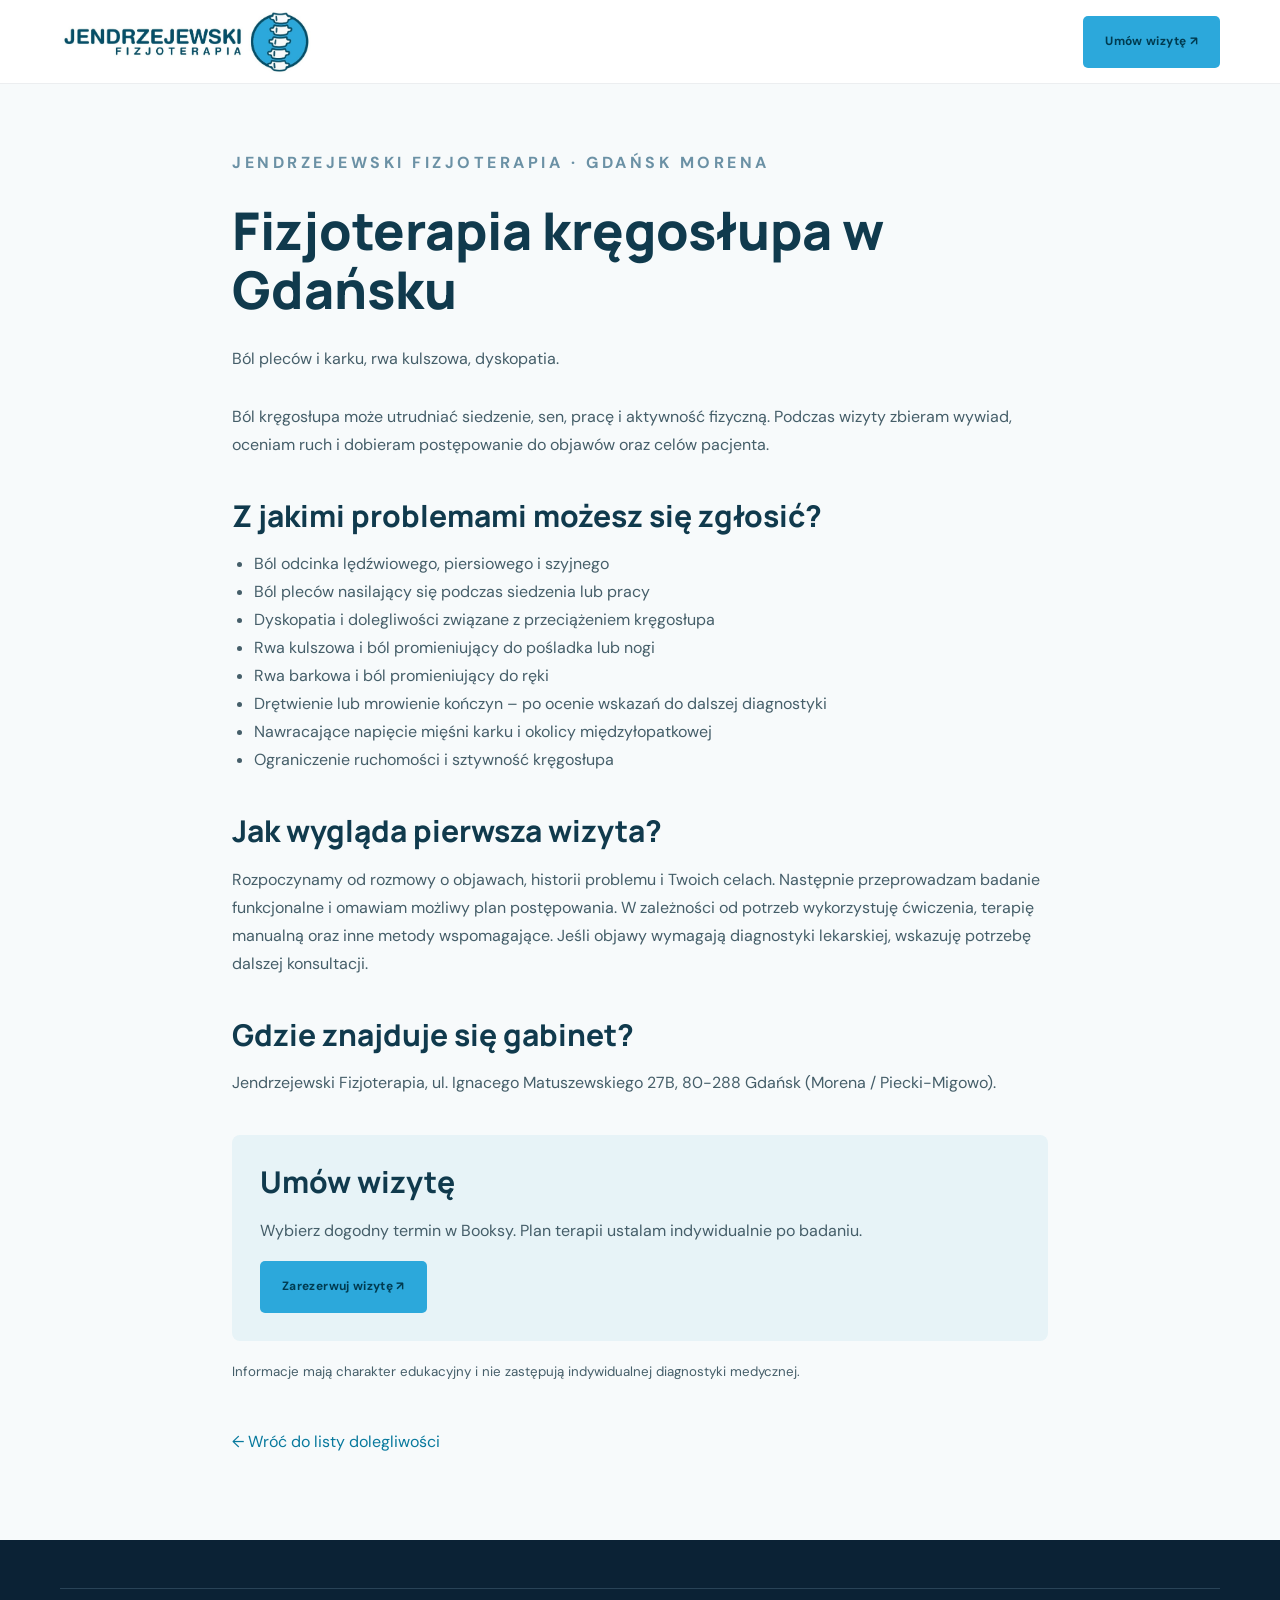
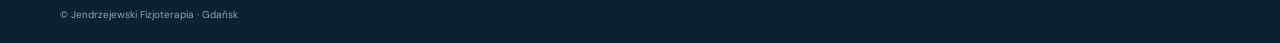
<file: fizjoterapia-kregoslupa-gdansk.html>
<!doctype html><html lang="pl"><head><meta charset="utf-8"><meta name="viewport" content="width=device-width, initial-scale=1"><meta name="robots" content="index,follow"><meta name="description" content="Ból pleców i karku, rwa kulszowa, dyskopatia. Jendrzejewski Fizjoterapia, Gdańsk Morena. Umów konsultację."><link rel="canonical" href="https://www.gdansk-fizjoterapia.pl/fizjoterapia-kregoslupa-gdansk.html"><link rel="stylesheet" href="styles.css"><title>Fizjoterapia kręgosłupa Gdańsk | Jendrzejewski Fizjoterapia</title><script type="application/ld+json">{"@context": "https://schema.org", "@type": "MedicalWebPage", "name": "Fizjoterapia kręgosłupa w Gdańsku", "url": "https://www.gdansk-fizjoterapia.pl/fizjoterapia-kregoslupa-gdansk.html", "inLanguage": "pl-PL"}</script></head><body class="detail-body"><header class="site-header"><div class="container nav-wrap"><a class="brand" href="index.html" aria-label="Jendrzejewski Fizjoterapia — strona główna"><img class="brand-logo" src="logo-jendrzejewski.jpg" alt="Jendrzejewski Fizjoterapia"></a><a class="button button-primary" href="https://jendrzejewskifizjoterapia.booksy.com/" target="_blank" rel="noopener">Umów wizytę ↗</a></div></header><main class="detail-main"><p class="eyebrow dark">JENDRZEJEWSKI FIZJOTERAPIA · GDAŃSK MORENA</p><h1>Fizjoterapia kręgosłupa w Gdańsku</h1><p class="hero-lead">Ból pleców i karku, rwa kulszowa, dyskopatia.</p><p>Ból kręgosłupa może utrudniać siedzenie, sen, pracę i aktywność fizyczną. Podczas wizyty zbieram wywiad, oceniam ruch i dobieram postępowanie do objawów oraz celów pacjenta.</p><h2>Z jakimi problemami możesz się zgłosić?</h2><ul><li>Ból odcinka lędźwiowego, piersiowego i szyjnego</li><li>Ból pleców nasilający się podczas siedzenia lub pracy</li><li>Dyskopatia i dolegliwości związane z przeciążeniem kręgosłupa</li><li>Rwa kulszowa i ból promieniujący do pośladka lub nogi</li><li>Rwa barkowa i ból promieniujący do ręki</li><li>Drętwienie lub mrowienie kończyn – po ocenie wskazań do dalszej diagnostyki</li><li>Nawracające napięcie mięśni karku i okolicy międzyłopatkowej</li><li>Ograniczenie ruchomości i sztywność kręgosłupa</li></ul><h2>Jak wygląda pierwsza wizyta?</h2><p>Rozpoczynamy od rozmowy o objawach, historii problemu i Twoich celach. Następnie przeprowadzam badanie funkcjonalne i omawiam możliwy plan postępowania. W zależności od potrzeb wykorzystuję ćwiczenia, terapię manualną oraz inne metody wspomagające. Jeśli objawy wymagają diagnostyki lekarskiej, wskazuję potrzebę dalszej konsultacji.</p><h2>Gdzie znajduje się gabinet?</h2><p>Jendrzejewski Fizjoterapia, ul. Ignacego Matuszewskiego 27B, 80-288 Gdańsk (Morena / Piecki-Migowo).</p><div class="detail-cta"><h2>Umów wizytę</h2><p>Wybierz dogodny termin w Booksy. Plan terapii ustalam indywidualnie po badaniu.</p><a class="button button-primary" href="https://jendrzejewskifizjoterapia.booksy.com/" target="_blank" rel="noopener">Zarezerwuj wizytę ↗</a></div><p><small>Informacje mają charakter edukacyjny i nie zastępują indywidualnej diagnostyki medycznej.</small></p><a class="detail-back" href="index.html#w-czym-pomagam">← Wróć do listy dolegliwości</a></main><footer class="site-footer"><div class="container footer-bottom">© Jendrzejewski Fizjoterapia · Gdańsk</div></footer></body></html>
</file>
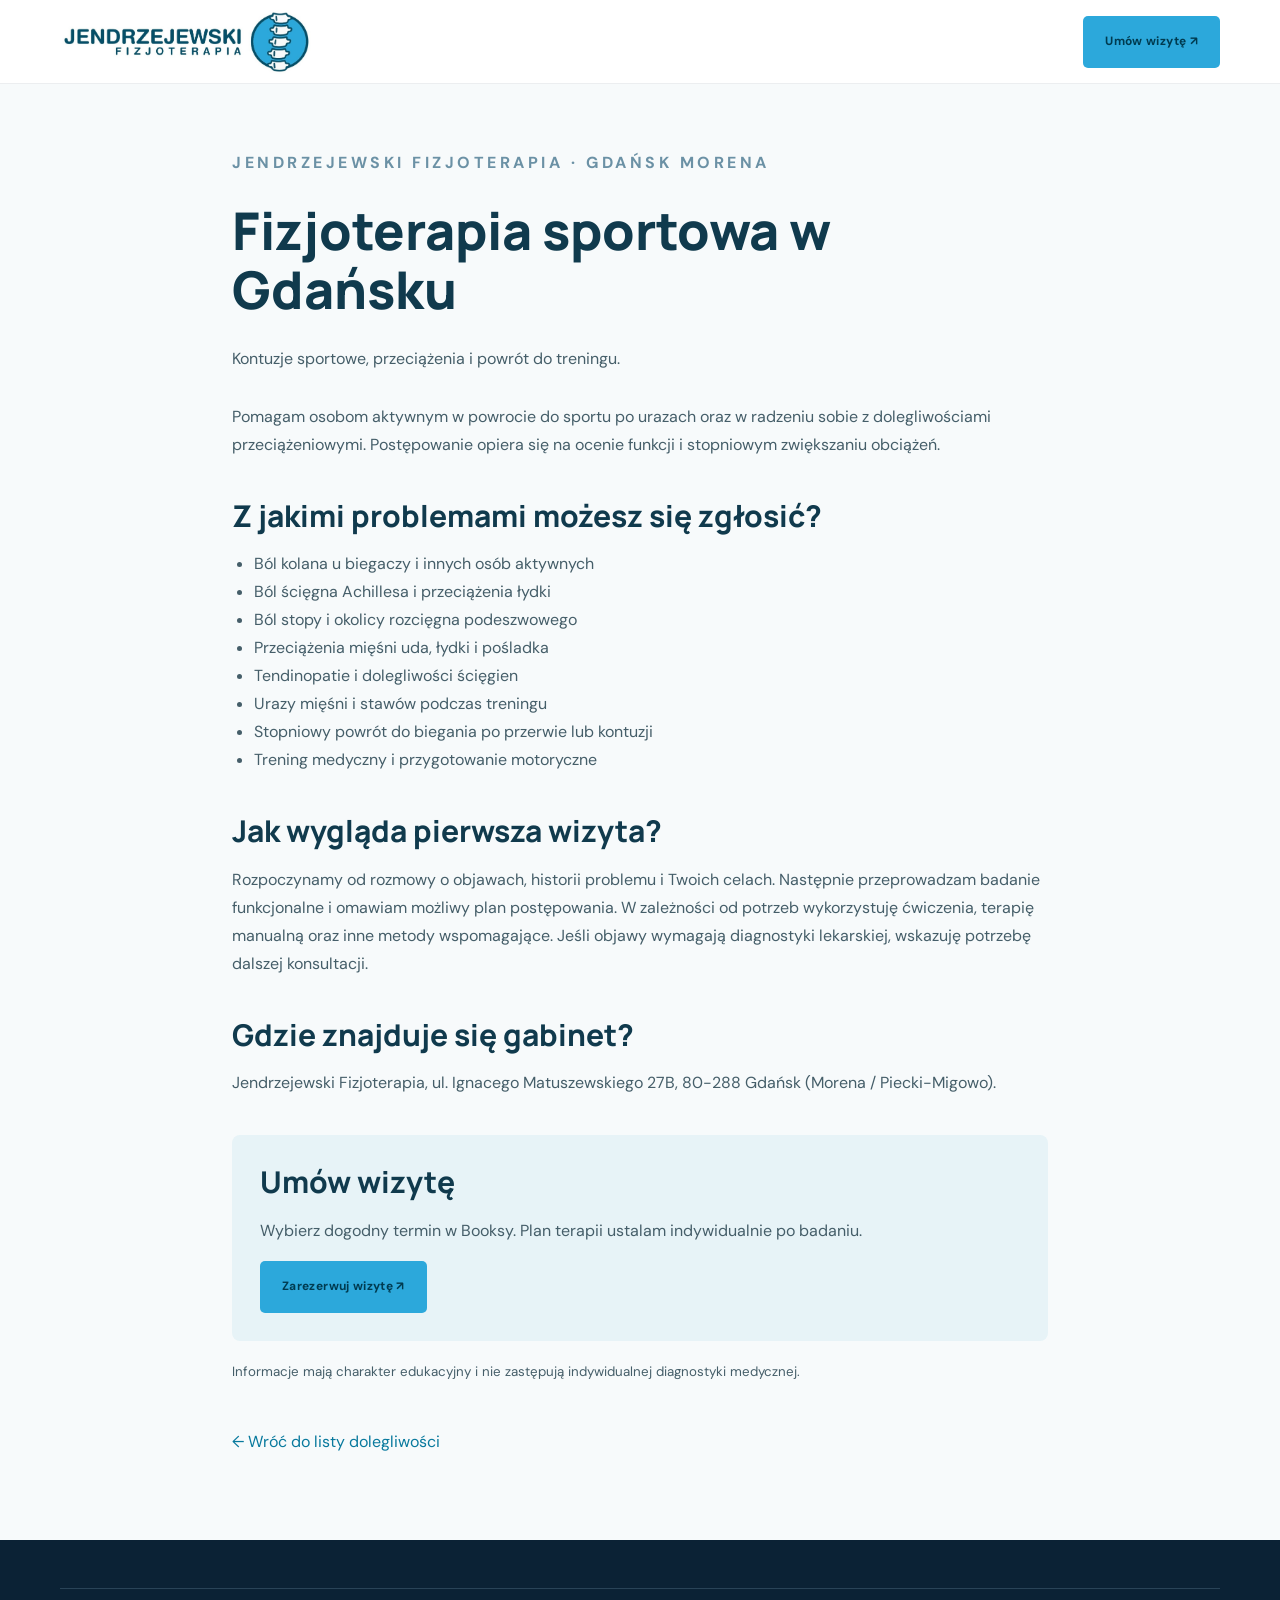
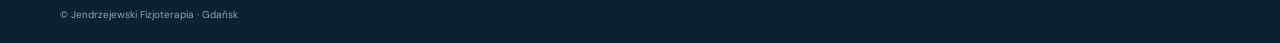
<file: fizjoterapia-sportowa-gdansk.html>
<!doctype html><html lang="pl"><head><meta charset="utf-8"><meta name="viewport" content="width=device-width, initial-scale=1"><meta name="robots" content="index,follow"><meta name="description" content="Kontuzje sportowe, przeciążenia i powrót do treningu. Jendrzejewski Fizjoterapia, Gdańsk Morena. Umów konsultację."><link rel="canonical" href="https://www.gdansk-fizjoterapia.pl/fizjoterapia-sportowa-gdansk.html"><link rel="stylesheet" href="styles.css"><title>Fizjoterapia sportowa Gdańsk | Jendrzejewski Fizjoterapia</title><script type="application/ld+json">{"@context": "https://schema.org", "@type": "MedicalWebPage", "name": "Fizjoterapia sportowa w Gdańsku", "url": "https://www.gdansk-fizjoterapia.pl/fizjoterapia-sportowa-gdansk.html", "inLanguage": "pl-PL"}</script></head><body class="detail-body"><header class="site-header"><div class="container nav-wrap"><a class="brand" href="index.html" aria-label="Jendrzejewski Fizjoterapia — strona główna"><img class="brand-logo" src="logo-jendrzejewski.jpg" alt="Jendrzejewski Fizjoterapia"></a><a class="button button-primary" href="https://jendrzejewskifizjoterapia.booksy.com/" target="_blank" rel="noopener">Umów wizytę ↗</a></div></header><main class="detail-main"><p class="eyebrow dark">JENDRZEJEWSKI FIZJOTERAPIA · GDAŃSK MORENA</p><h1>Fizjoterapia sportowa w Gdańsku</h1><p class="hero-lead">Kontuzje sportowe, przeciążenia i powrót do treningu.</p><p>Pomagam osobom aktywnym w powrocie do sportu po urazach oraz w radzeniu sobie z dolegliwościami przeciążeniowymi. Postępowanie opiera się na ocenie funkcji i stopniowym zwiększaniu obciążeń.</p><h2>Z jakimi problemami możesz się zgłosić?</h2><ul><li>Ból kolana u biegaczy i innych osób aktywnych</li><li>Ból ścięgna Achillesa i przeciążenia łydki</li><li>Ból stopy i okolicy rozcięgna podeszwowego</li><li>Przeciążenia mięśni uda, łydki i pośladka</li><li>Tendinopatie i dolegliwości ścięgien</li><li>Urazy mięśni i stawów podczas treningu</li><li>Stopniowy powrót do biegania po przerwie lub kontuzji</li><li>Trening medyczny i przygotowanie motoryczne</li></ul><h2>Jak wygląda pierwsza wizyta?</h2><p>Rozpoczynamy od rozmowy o objawach, historii problemu i Twoich celach. Następnie przeprowadzam badanie funkcjonalne i omawiam możliwy plan postępowania. W zależności od potrzeb wykorzystuję ćwiczenia, terapię manualną oraz inne metody wspomagające. Jeśli objawy wymagają diagnostyki lekarskiej, wskazuję potrzebę dalszej konsultacji.</p><h2>Gdzie znajduje się gabinet?</h2><p>Jendrzejewski Fizjoterapia, ul. Ignacego Matuszewskiego 27B, 80-288 Gdańsk (Morena / Piecki-Migowo).</p><div class="detail-cta"><h2>Umów wizytę</h2><p>Wybierz dogodny termin w Booksy. Plan terapii ustalam indywidualnie po badaniu.</p><a class="button button-primary" href="https://jendrzejewskifizjoterapia.booksy.com/" target="_blank" rel="noopener">Zarezerwuj wizytę ↗</a></div><p><small>Informacje mają charakter edukacyjny i nie zastępują indywidualnej diagnostyki medycznej.</small></p><a class="detail-back" href="index.html#w-czym-pomagam">← Wróć do listy dolegliwości</a></main><footer class="site-footer"><div class="container footer-bottom">© Jendrzejewski Fizjoterapia · Gdańsk</div></footer></body></html>
</file>
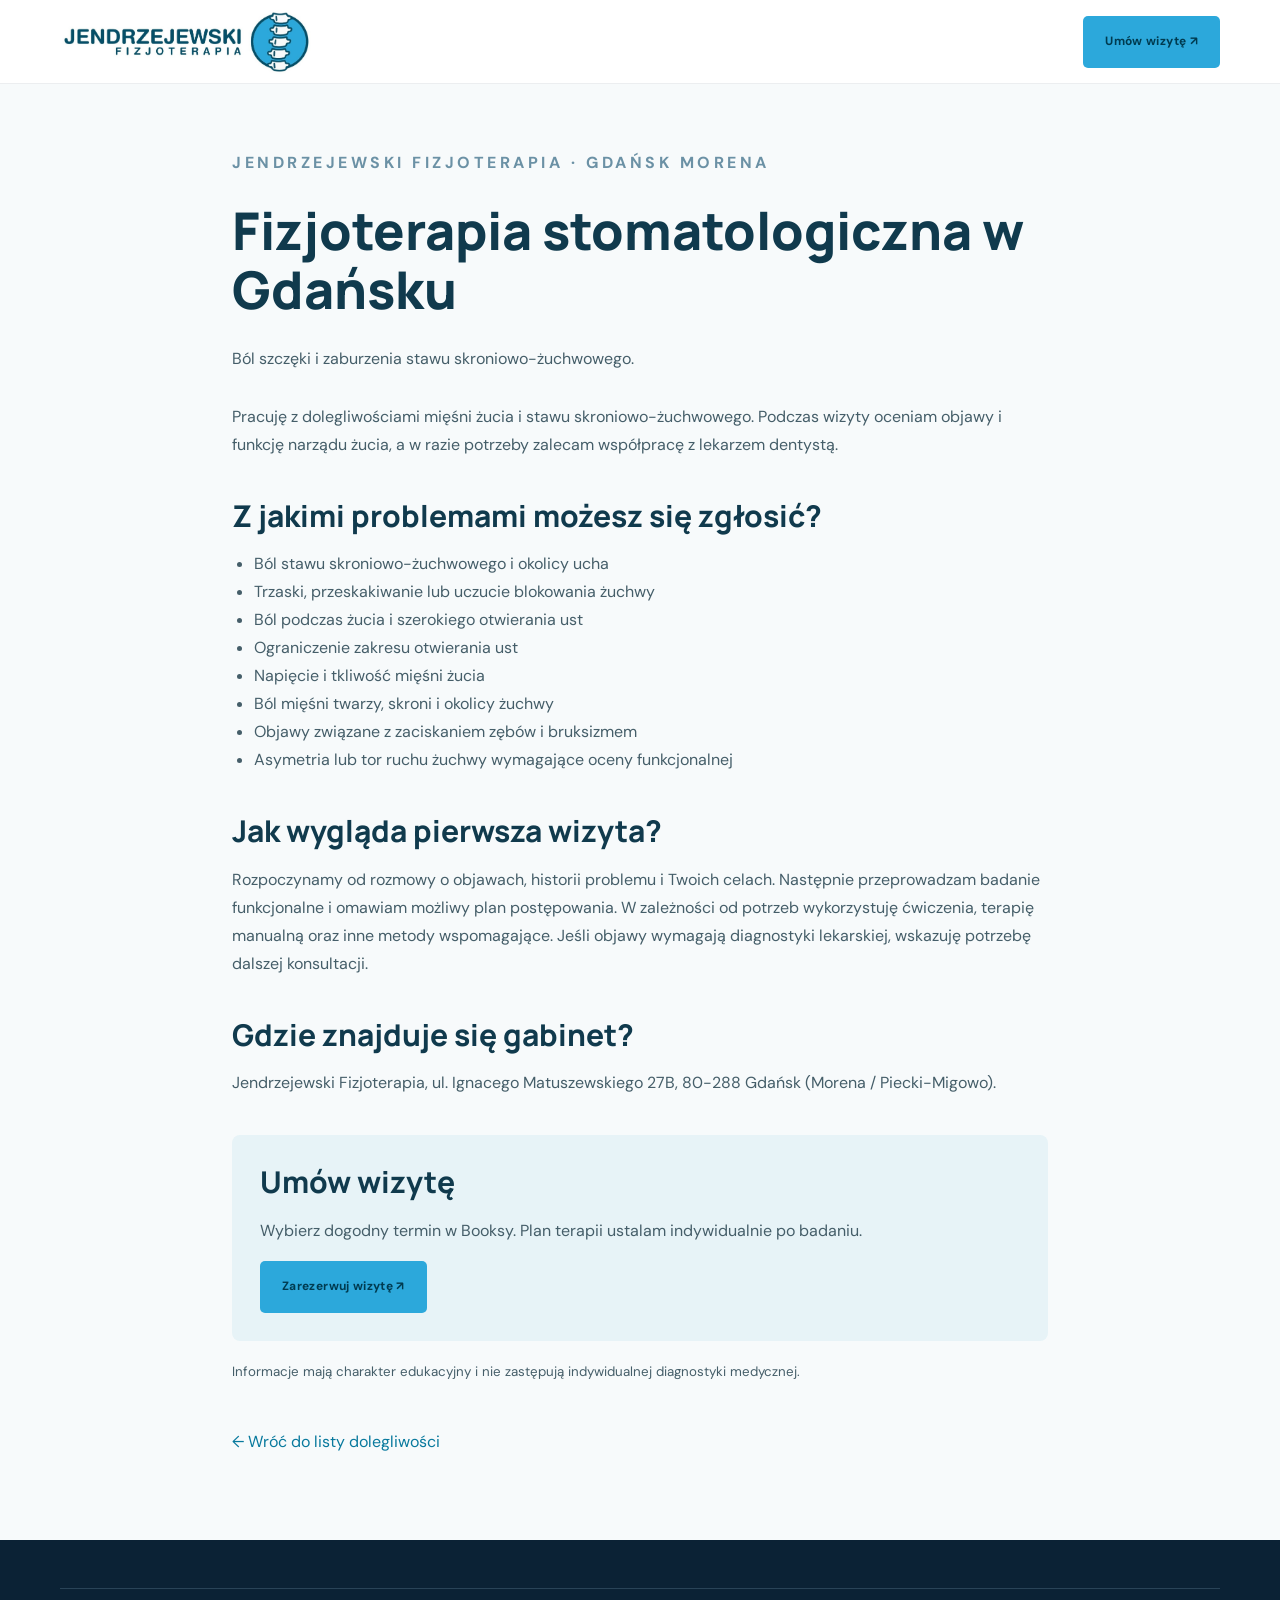
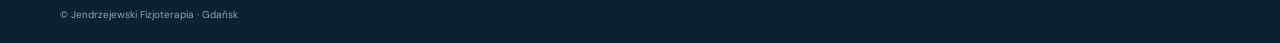
<file: fizjoterapia-stomatologiczna-gdansk.html>
<!doctype html><html lang="pl"><head><meta charset="utf-8"><meta name="viewport" content="width=device-width, initial-scale=1"><meta name="robots" content="index,follow"><meta name="description" content="Ból szczęki i zaburzenia stawu skroniowo-żuchwowego. Jendrzejewski Fizjoterapia, Gdańsk Morena. Umów konsultację."><link rel="canonical" href="https://www.gdansk-fizjoterapia.pl/fizjoterapia-stomatologiczna-gdansk.html"><link rel="stylesheet" href="styles.css"><title>Fizjoterapia stomatologiczna Gdańsk | Jendrzejewski Fizjoterapia</title><script type="application/ld+json">{"@context": "https://schema.org", "@type": "MedicalWebPage", "name": "Fizjoterapia stomatologiczna w Gdańsku", "url": "https://www.gdansk-fizjoterapia.pl/fizjoterapia-stomatologiczna-gdansk.html", "inLanguage": "pl-PL"}</script></head><body class="detail-body"><header class="site-header"><div class="container nav-wrap"><a class="brand" href="index.html" aria-label="Jendrzejewski Fizjoterapia — strona główna"><img class="brand-logo" src="logo-jendrzejewski.jpg" alt="Jendrzejewski Fizjoterapia"></a><a class="button button-primary" href="https://jendrzejewskifizjoterapia.booksy.com/" target="_blank" rel="noopener">Umów wizytę ↗</a></div></header><main class="detail-main"><p class="eyebrow dark">JENDRZEJEWSKI FIZJOTERAPIA · GDAŃSK MORENA</p><h1>Fizjoterapia stomatologiczna w Gdańsku</h1><p class="hero-lead">Ból szczęki i zaburzenia stawu skroniowo-żuchwowego.</p><p>Pracuję z dolegliwościami mięśni żucia i stawu skroniowo-żuchwowego. Podczas wizyty oceniam objawy i funkcję narządu żucia, a w razie potrzeby zalecam współpracę z lekarzem dentystą.</p><h2>Z jakimi problemami możesz się zgłosić?</h2><ul><li>Ból stawu skroniowo-żuchwowego i okolicy ucha</li><li>Trzaski, przeskakiwanie lub uczucie blokowania żuchwy</li><li>Ból podczas żucia i szerokiego otwierania ust</li><li>Ograniczenie zakresu otwierania ust</li><li>Napięcie i tkliwość mięśni żucia</li><li>Ból mięśni twarzy, skroni i okolicy żuchwy</li><li>Objawy związane z zaciskaniem zębów i bruksizmem</li><li>Asymetria lub tor ruchu żuchwy wymagające oceny funkcjonalnej</li></ul><h2>Jak wygląda pierwsza wizyta?</h2><p>Rozpoczynamy od rozmowy o objawach, historii problemu i Twoich celach. Następnie przeprowadzam badanie funkcjonalne i omawiam możliwy plan postępowania. W zależności od potrzeb wykorzystuję ćwiczenia, terapię manualną oraz inne metody wspomagające. Jeśli objawy wymagają diagnostyki lekarskiej, wskazuję potrzebę dalszej konsultacji.</p><h2>Gdzie znajduje się gabinet?</h2><p>Jendrzejewski Fizjoterapia, ul. Ignacego Matuszewskiego 27B, 80-288 Gdańsk (Morena / Piecki-Migowo).</p><div class="detail-cta"><h2>Umów wizytę</h2><p>Wybierz dogodny termin w Booksy. Plan terapii ustalam indywidualnie po badaniu.</p><a class="button button-primary" href="https://jendrzejewskifizjoterapia.booksy.com/" target="_blank" rel="noopener">Zarezerwuj wizytę ↗</a></div><p><small>Informacje mają charakter edukacyjny i nie zastępują indywidualnej diagnostyki medycznej.</small></p><a class="detail-back" href="index.html#w-czym-pomagam">← Wróć do listy dolegliwości</a></main><footer class="site-footer"><div class="container footer-bottom">© Jendrzejewski Fizjoterapia · Gdańsk</div></footer></body></html>
</file>
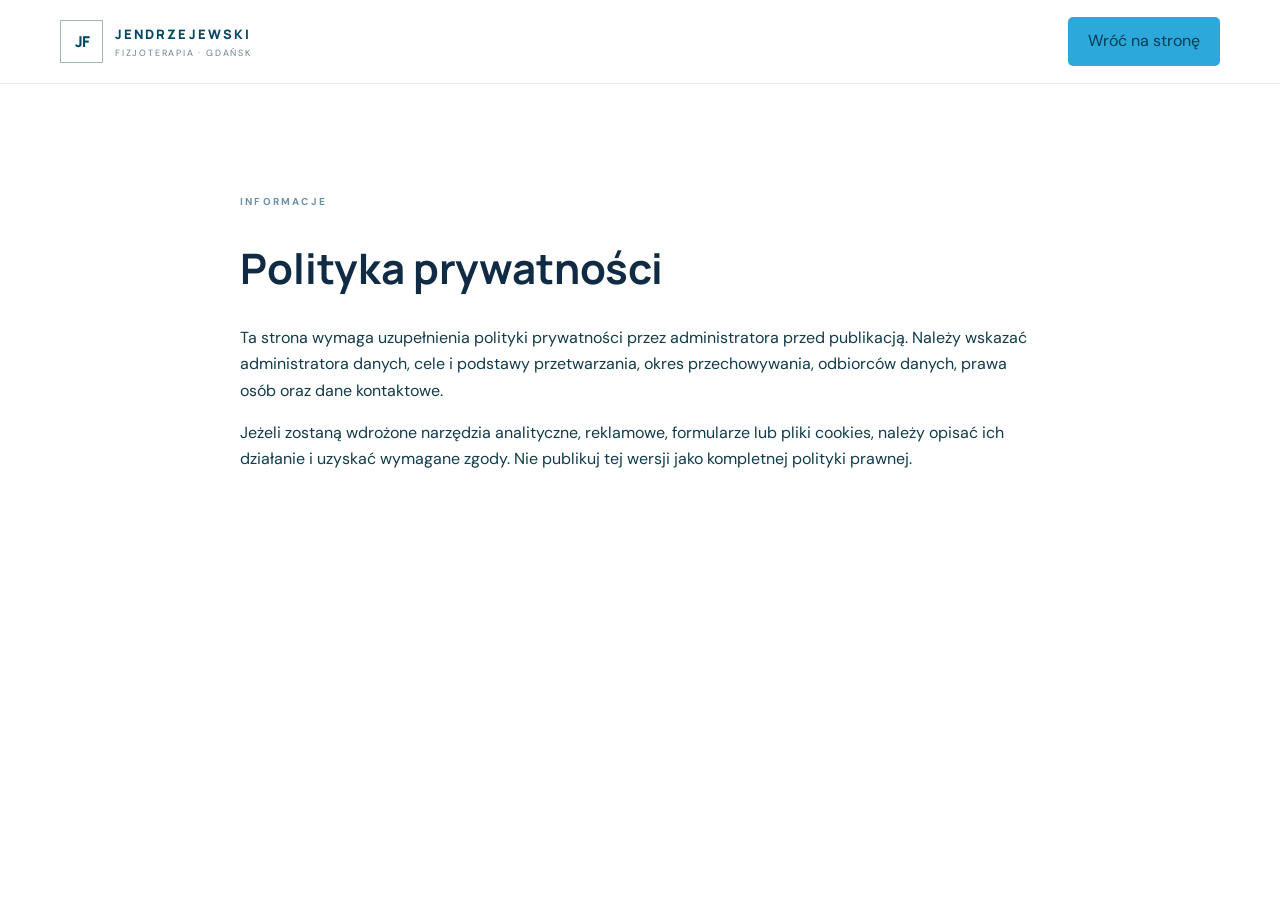
<file: polityka-prywatnosci.html>
<!doctype html>
<html lang="pl"><head><meta charset="utf-8"><meta name="viewport" content="width=device-width, initial-scale=1"><title>Polityka prywatności | Jendrzejewski Fizjoterapia</title><link rel="stylesheet" href="styles.css"></head>
<body><header class="site-header"><div class="container nav-wrap"><a class="brand" href="index.html"><span class="brand-mark">JF</span><span class="brand-copy"><strong>JENDRZEJEWSKI</strong><small>FIZJOTERAPIA · GDAŃSK</small></span></a><a class="nav-cta" href="index.html">Wróć na stronę</a></div></header><main class="section-pad"><div class="container" style="max-width:800px"><p class="eyebrow dark">INFORMACJE</p><h1 style="font:700 42px Manrope;color:#102b43">Polityka prywatności</h1><p>Ta strona wymaga uzupełnienia polityki prywatności przez administratora przed publikacją. Należy wskazać administratora danych, cele i podstawy przetwarzania, okres przechowywania, odbiorców danych, prawa osób oraz dane kontaktowe.</p><p>Jeżeli zostaną wdrożone narzędzia analityczne, reklamowe, formularze lub pliki cookies, należy opisać ich działanie i uzyskać wymagane zgody. Nie publikuj tej wersji jako kompletnej polityki prawnej.</p></div></main></body></html>
</file>
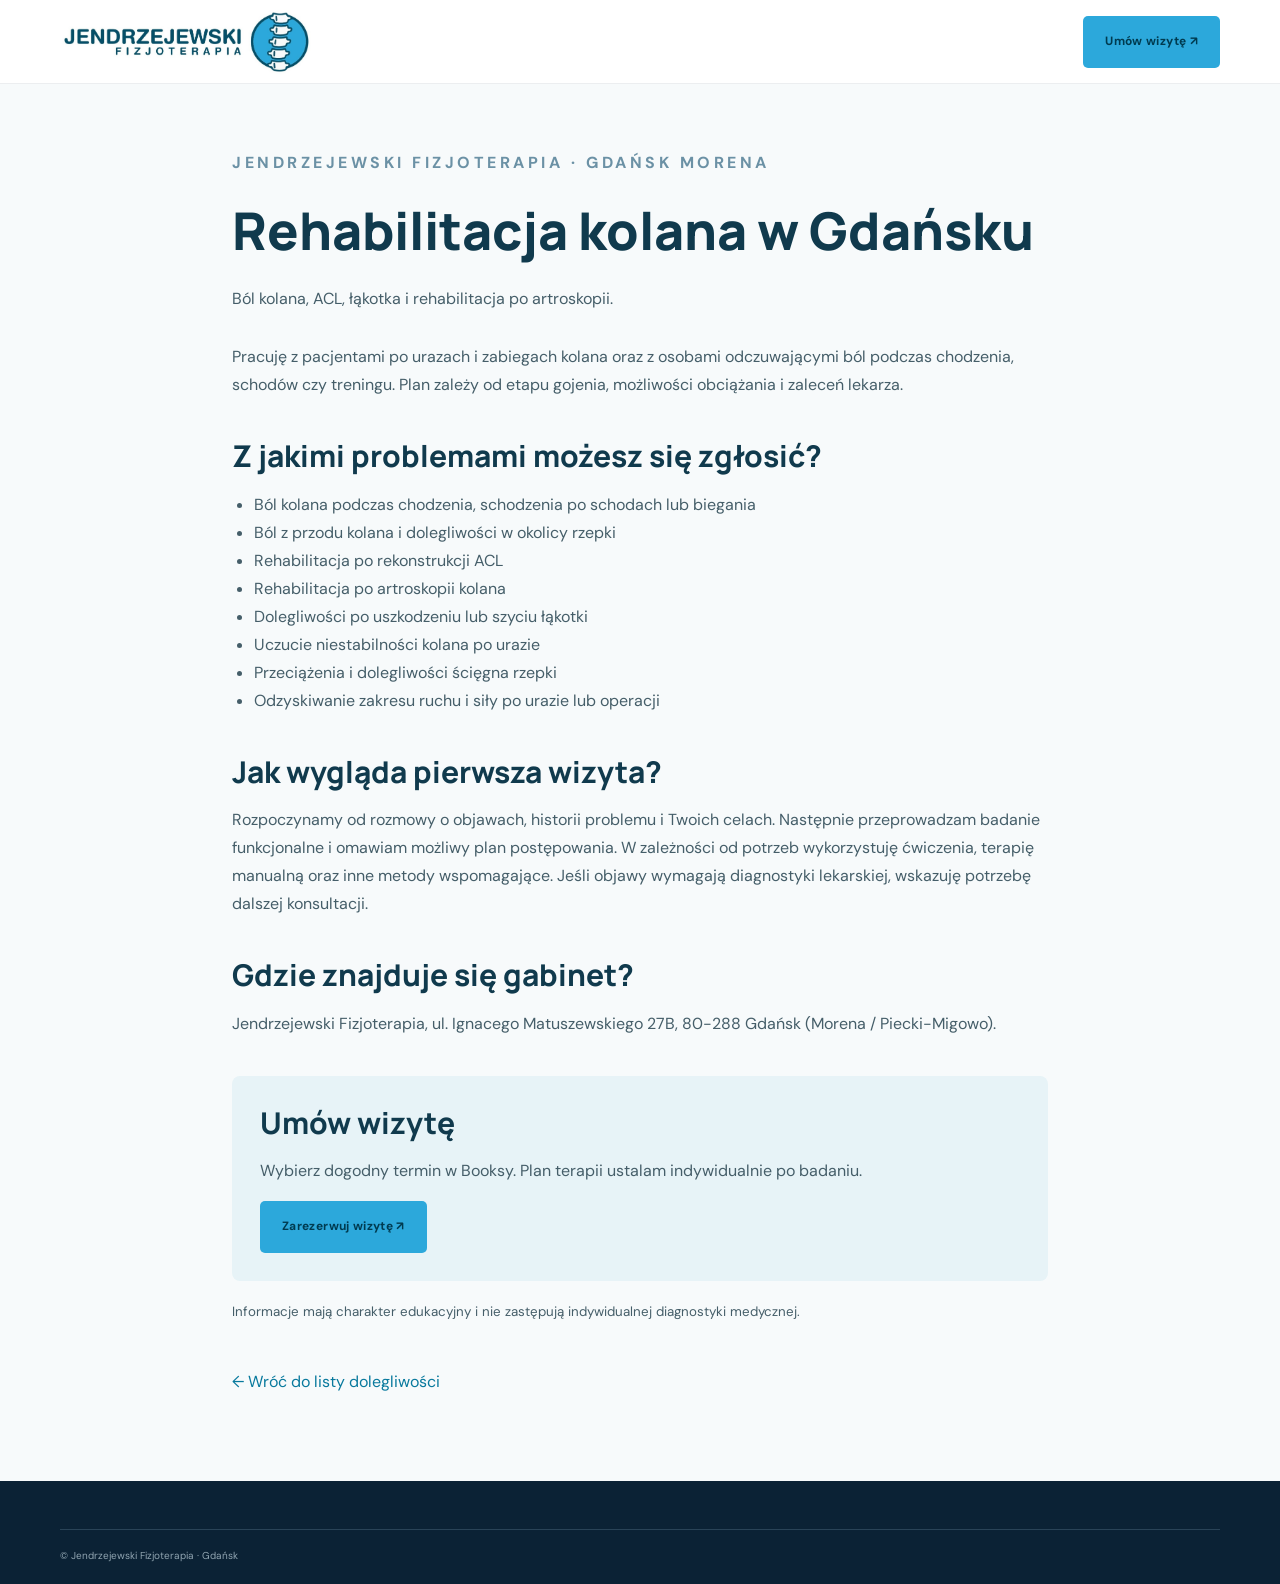
<file: rehabilitacja-kolana-gdansk.html>
<!doctype html><html lang="pl"><head><meta charset="utf-8"><meta name="viewport" content="width=device-width, initial-scale=1"><meta name="robots" content="index,follow"><meta name="description" content="Ból kolana, ACL, łąkotka i rehabilitacja po artroskopii. Jendrzejewski Fizjoterapia, Gdańsk Morena. Umów konsultację."><link rel="canonical" href="https://www.gdansk-fizjoterapia.pl/rehabilitacja-kolana-gdansk.html"><link rel="stylesheet" href="styles.css"><title>Rehabilitacja kolana Gdańsk | Jendrzejewski Fizjoterapia</title><script type="application/ld+json">{"@context": "https://schema.org", "@type": "MedicalWebPage", "name": "Rehabilitacja kolana w Gdańsku", "url": "https://www.gdansk-fizjoterapia.pl/rehabilitacja-kolana-gdansk.html", "inLanguage": "pl-PL"}</script></head><body class="detail-body"><header class="site-header"><div class="container nav-wrap"><a class="brand" href="index.html" aria-label="Jendrzejewski Fizjoterapia — strona główna"><img class="brand-logo" src="logo-jendrzejewski.jpg" alt="Jendrzejewski Fizjoterapia"></a><a class="button button-primary" href="https://jendrzejewskifizjoterapia.booksy.com/" target="_blank" rel="noopener">Umów wizytę ↗</a></div></header><main class="detail-main"><p class="eyebrow dark">JENDRZEJEWSKI FIZJOTERAPIA · GDAŃSK MORENA</p><h1>Rehabilitacja kolana w Gdańsku</h1><p class="hero-lead">Ból kolana, ACL, łąkotka i rehabilitacja po artroskopii.</p><p>Pracuję z pacjentami po urazach i zabiegach kolana oraz z osobami odczuwającymi ból podczas chodzenia, schodów czy treningu. Plan zależy od etapu gojenia, możliwości obciążania i zaleceń lekarza.</p><h2>Z jakimi problemami możesz się zgłosić?</h2><ul><li>Ból kolana podczas chodzenia, schodzenia po schodach lub biegania</li><li>Ból z przodu kolana i dolegliwości w okolicy rzepki</li><li>Rehabilitacja po rekonstrukcji ACL</li><li>Rehabilitacja po artroskopii kolana</li><li>Dolegliwości po uszkodzeniu lub szyciu łąkotki</li><li>Uczucie niestabilności kolana po urazie</li><li>Przeciążenia i dolegliwości ścięgna rzepki</li><li>Odzyskiwanie zakresu ruchu i siły po urazie lub operacji</li></ul><h2>Jak wygląda pierwsza wizyta?</h2><p>Rozpoczynamy od rozmowy o objawach, historii problemu i Twoich celach. Następnie przeprowadzam badanie funkcjonalne i omawiam możliwy plan postępowania. W zależności od potrzeb wykorzystuję ćwiczenia, terapię manualną oraz inne metody wspomagające. Jeśli objawy wymagają diagnostyki lekarskiej, wskazuję potrzebę dalszej konsultacji.</p><h2>Gdzie znajduje się gabinet?</h2><p>Jendrzejewski Fizjoterapia, ul. Ignacego Matuszewskiego 27B, 80-288 Gdańsk (Morena / Piecki-Migowo).</p><div class="detail-cta"><h2>Umów wizytę</h2><p>Wybierz dogodny termin w Booksy. Plan terapii ustalam indywidualnie po badaniu.</p><a class="button button-primary" href="https://jendrzejewskifizjoterapia.booksy.com/" target="_blank" rel="noopener">Zarezerwuj wizytę ↗</a></div><p><small>Informacje mają charakter edukacyjny i nie zastępują indywidualnej diagnostyki medycznej.</small></p><a class="detail-back" href="index.html#w-czym-pomagam">← Wróć do listy dolegliwości</a></main><footer class="site-footer"><div class="container footer-bottom">© Jendrzejewski Fizjoterapia · Gdańsk</div></footer></body></html>
</file>
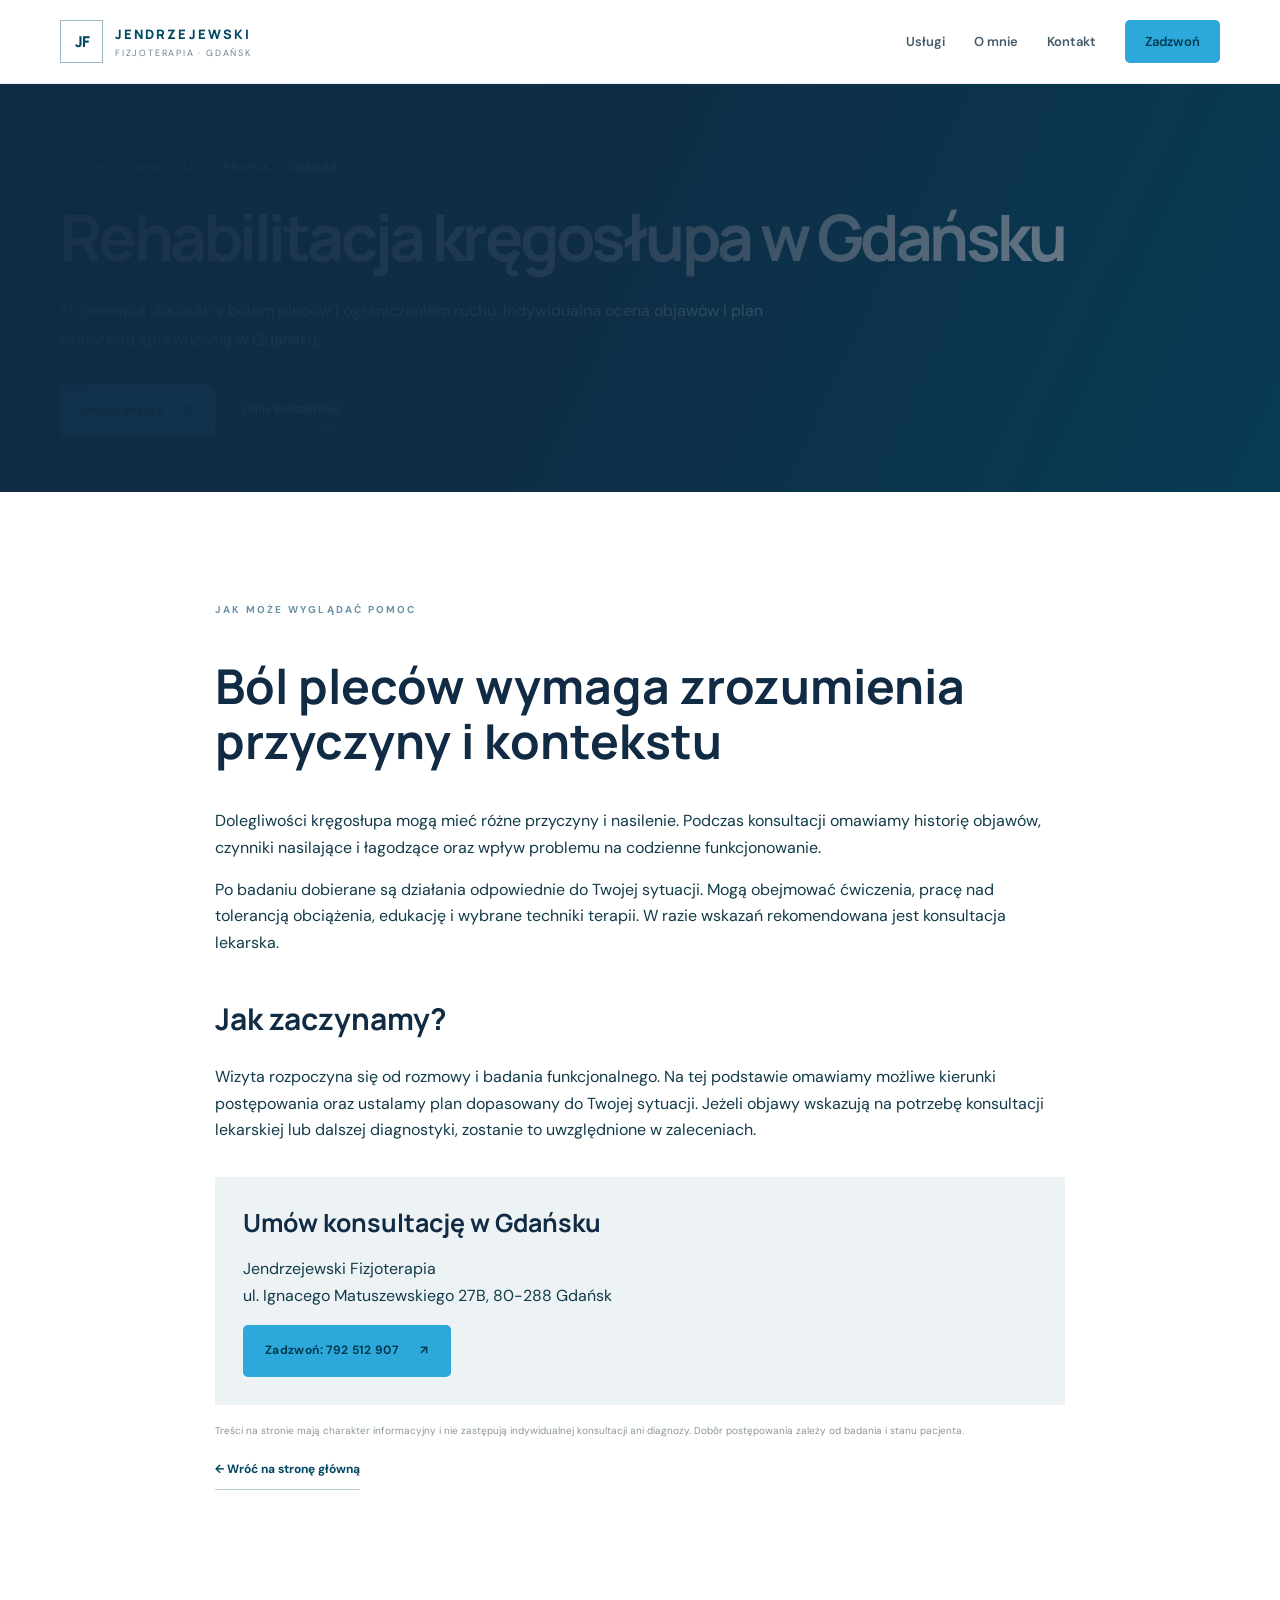
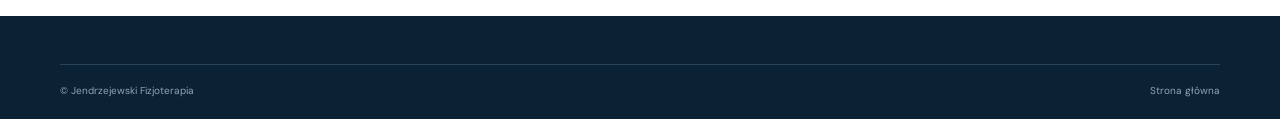
<file: rehabilitacja-kregoslupa-gdansk.html>
<!doctype html>
<html lang="pl"><head>
<meta charset="utf-8"><meta name="viewport" content="width=device-width, initial-scale=1">
<meta name="description" content="rehabilitacja kręgosłupa w Gdańsku">
<link rel="canonical" href="https://www.gdansk-fizjoterapia.pl/rehabilitacja-kregoslupa-gdansk.html">
<link rel="stylesheet" href="styles.css">
<title>Rehabilitacja kręgosłupa Gdańsk | Jendrzejewski Fizjoterapia</title>
<script type="application/ld+json">{"@context":"https://schema.org","@type":"MedicalWebPage","name":"Rehabilitacja kręgosłupa w Gdańsku","url":"https://www.gdansk-fizjoterapia.pl/rehabilitacja-kregoslupa-gdansk.html","about":{"@type":"MedicalCondition","name":"ból kręgosłupa"}}</script>
</head><body>
<header class="site-header"><div class="container nav-wrap"><a class="brand" href="index.html"><span class="brand-mark">JF</span><span class="brand-copy"><strong>JENDRZEJEWSKI</strong><small>FIZJOTERAPIA · GDAŃSK</small></span></a><nav class="main-nav" style="display:flex"><a href="index.html#uslugi">Usługi</a><a href="index.html#o-mnie">O mnie</a><a href="index.html#kontakt">Kontakt</a><a class="nav-cta" href="tel:+48792512907">Zadzwoń</a></nav></div></header>
<main>
<section class="hero" style="padding:76px 0 55px"><div class="container"><p class="eyebrow">JENDRZEJEWSKI FIZJOTERAPIA · GDAŃSK</p><h1>Rehabilitacja kręgosłupa w Gdańsku</h1><p class="hero-lead" style="max-width:720px">Fizjoterapia dla osób z bólem pleców i ograniczeniem ruchu. Indywidualna ocena objawów i plan pracy nad sprawnością w Gdańsku.</p><div class="hero-actions"><a class="button button-primary" href="tel:+48792512907">Umów wizytę <span>↗</span></a><a class="text-link" href="index.html#kontakt">Dane kontaktowe</a></div></div></section>
<section class="section-pad"><div class="container" style="max-width:850px"><p class="eyebrow dark">JAK MOŻE WYGLĄDAĆ POMOC</p><h2 style="font:700 clamp(32px,4vw,48px)/1.15 Manrope;color:#102b43">Ból pleców wymaga zrozumienia przyczyny i kontekstu</h2><p>Dolegliwości kręgosłupa mogą mieć różne przyczyny i nasilenie. Podczas konsultacji omawiamy historię objawów, czynniki nasilające i łagodzące oraz wpływ problemu na codzienne funkcjonowanie.</p><p>Po badaniu dobierane są działania odpowiednie do Twojej sytuacji. Mogą obejmować ćwiczenia, pracę nad tolerancją obciążenia, edukację i wybrane techniki terapii. W razie wskazań rekomendowana jest konsultacja lekarska.</p><h2 style="font:700 30px Manrope;color:#102b43;margin-top:42px">Jak zaczynamy?</h2><p>Wizyta rozpoczyna się od rozmowy i badania funkcjonalnego. Na tej podstawie omawiamy możliwe kierunki postępowania oraz ustalamy plan dopasowany do Twojej sytuacji. Jeżeli objawy wskazują na potrzebę konsultacji lekarskiej lub dalszej diagnostyki, zostanie to uwzględnione w zaleceniach.</p><div style="background:#edf3f5;padding:28px;margin-top:34px"><h2 style="font:700 25px Manrope;color:#102b43;margin:0 0 12px">Umów konsultację w Gdańsku</h2><p>Jendrzejewski Fizjoterapia<br>ul. Ignacego Matuszewskiego 27B, 80-288 Gdańsk</p><a class="button button-primary" href="tel:+48792512907">Zadzwoń: 792 512 907 <span>↗</span></a></div><p class="fine-print">Treści na stronie mają charakter informacyjny i nie zastępują indywidualnej konsultacji ani diagnozy. Dobór postępowania zależy od badania i stanu pacjenta.</p><p><a class="under-link" href="index.html">← Wróć na stronę główną</a></p></div></section>
</main><footer class="site-footer"><div class="container footer-bottom"><span>© Jendrzejewski Fizjoterapia</span><a href="index.html">Strona główna</a></div></footer></body></html>
</file>
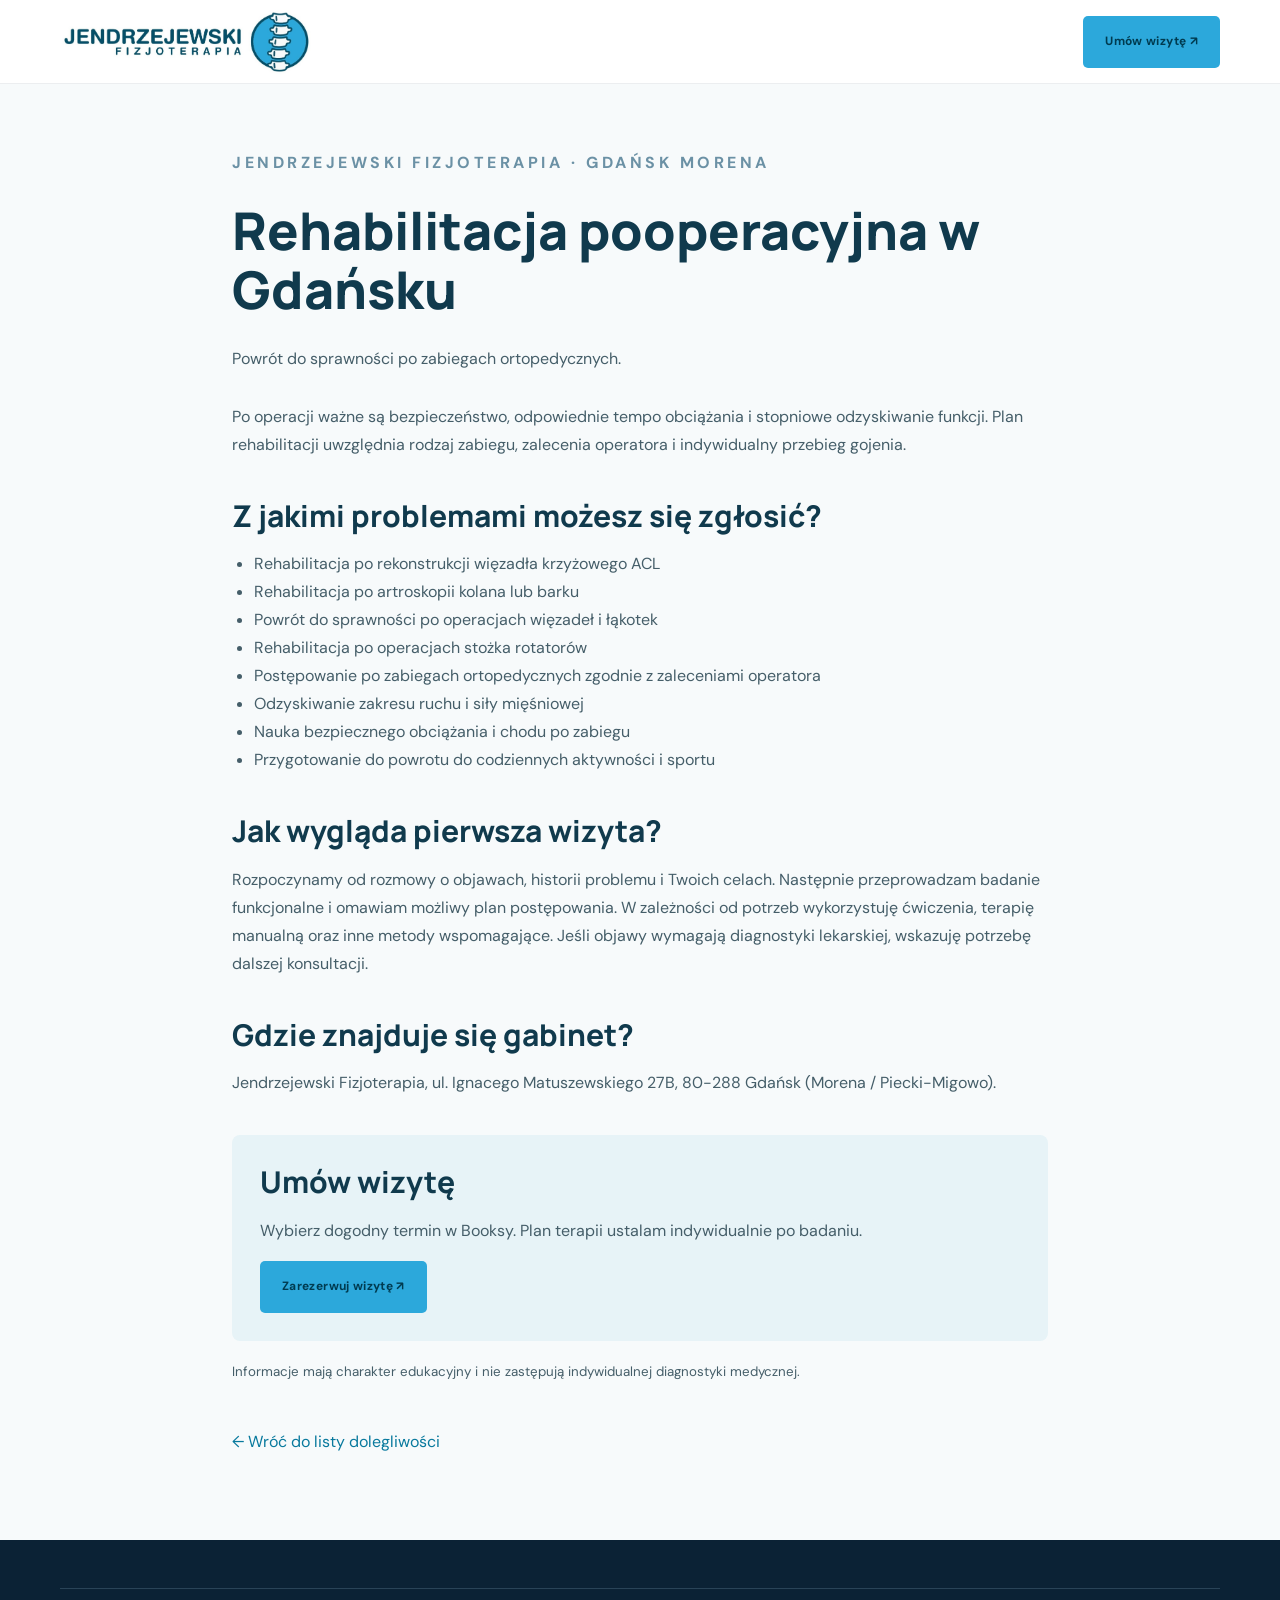
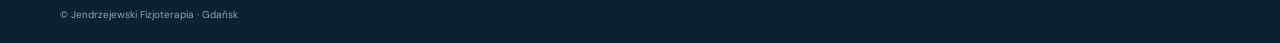
<file: rehabilitacja-pooperacyjna-gdansk.html>
<!doctype html><html lang="pl"><head><meta charset="utf-8"><meta name="viewport" content="width=device-width, initial-scale=1"><meta name="robots" content="index,follow"><meta name="description" content="Powrót do sprawności po zabiegach ortopedycznych. Jendrzejewski Fizjoterapia, Gdańsk Morena. Umów konsultację."><link rel="canonical" href="https://www.gdansk-fizjoterapia.pl/rehabilitacja-pooperacyjna-gdansk.html"><link rel="stylesheet" href="styles.css"><title>Rehabilitacja pooperacyjna Gdańsk | Jendrzejewski Fizjoterapia</title><script type="application/ld+json">{"@context": "https://schema.org", "@type": "MedicalWebPage", "name": "Rehabilitacja pooperacyjna w Gdańsku", "url": "https://www.gdansk-fizjoterapia.pl/rehabilitacja-pooperacyjna-gdansk.html", "inLanguage": "pl-PL"}</script></head><body class="detail-body"><header class="site-header"><div class="container nav-wrap"><a class="brand" href="index.html" aria-label="Jendrzejewski Fizjoterapia — strona główna"><img class="brand-logo" src="logo-jendrzejewski.jpg" alt="Jendrzejewski Fizjoterapia"></a><a class="button button-primary" href="https://jendrzejewskifizjoterapia.booksy.com/" target="_blank" rel="noopener">Umów wizytę ↗</a></div></header><main class="detail-main"><p class="eyebrow dark">JENDRZEJEWSKI FIZJOTERAPIA · GDAŃSK MORENA</p><h1>Rehabilitacja pooperacyjna w Gdańsku</h1><p class="hero-lead">Powrót do sprawności po zabiegach ortopedycznych.</p><p>Po operacji ważne są bezpieczeństwo, odpowiednie tempo obciążania i stopniowe odzyskiwanie funkcji. Plan rehabilitacji uwzględnia rodzaj zabiegu, zalecenia operatora i indywidualny przebieg gojenia.</p><h2>Z jakimi problemami możesz się zgłosić?</h2><ul><li>Rehabilitacja po rekonstrukcji więzadła krzyżowego ACL</li><li>Rehabilitacja po artroskopii kolana lub barku</li><li>Powrót do sprawności po operacjach więzadeł i łąkotek</li><li>Rehabilitacja po operacjach stożka rotatorów</li><li>Postępowanie po zabiegach ortopedycznych zgodnie z zaleceniami operatora</li><li>Odzyskiwanie zakresu ruchu i siły mięśniowej</li><li>Nauka bezpiecznego obciążania i chodu po zabiegu</li><li>Przygotowanie do powrotu do codziennych aktywności i sportu</li></ul><h2>Jak wygląda pierwsza wizyta?</h2><p>Rozpoczynamy od rozmowy o objawach, historii problemu i Twoich celach. Następnie przeprowadzam badanie funkcjonalne i omawiam możliwy plan postępowania. W zależności od potrzeb wykorzystuję ćwiczenia, terapię manualną oraz inne metody wspomagające. Jeśli objawy wymagają diagnostyki lekarskiej, wskazuję potrzebę dalszej konsultacji.</p><h2>Gdzie znajduje się gabinet?</h2><p>Jendrzejewski Fizjoterapia, ul. Ignacego Matuszewskiego 27B, 80-288 Gdańsk (Morena / Piecki-Migowo).</p><div class="detail-cta"><h2>Umów wizytę</h2><p>Wybierz dogodny termin w Booksy. Plan terapii ustalam indywidualnie po badaniu.</p><a class="button button-primary" href="https://jendrzejewskifizjoterapia.booksy.com/" target="_blank" rel="noopener">Zarezerwuj wizytę ↗</a></div><p><small>Informacje mają charakter edukacyjny i nie zastępują indywidualnej diagnostyki medycznej.</small></p><a class="detail-back" href="index.html#w-czym-pomagam">← Wróć do listy dolegliwości</a></main><footer class="site-footer"><div class="container footer-bottom">© Jendrzejewski Fizjoterapia · Gdańsk</div></footer></body></html>
</file>
<file: styles.css>
@import url('https://fonts.googleapis.com/css2?family=DM+Sans:wght@400;500;600;700&family=Manrope:wght@400;500;600;700;800&display=swap');
:root{--navy:#004862;--navy2:#07566e;--blue:#2ca8db;--pale:#e8f6fb;--cream:#f5fafc;--ink:#123b49;--muted:#58717b;--line:#d9e9ee;--white:#fff;--serif:'Manrope',Arial,sans-serif;--sans:'DM Sans',Arial,sans-serif;--display:'Manrope',Arial,sans-serif}
*{box-sizing:border-box}html{scroll-behavior:smooth;scroll-padding-top:90px}body{margin:0;color:var(--ink);font-family:var(--sans);font-size:16px;line-height:1.65;background:#fff}a{color:inherit;text-decoration:none}img{max-width:100%}.container{width:min(1160px,calc(100% - 48px));margin-inline:auto}.skip-link{position:absolute;left:-9999px;top:8px;background:#fff;padding:12px;z-index:100}.skip-link:focus{left:8px}.site-header{height:84px;position:sticky;top:0;z-index:20;background:rgba(255,255,255,.96);backdrop-filter:blur(14px);border-bottom:1px solid rgba(16,43,67,.08)}.nav-wrap{height:100%;display:flex;align-items:center;justify-content:space-between}.brand{display:flex;align-items:center;gap:12px;color:var(--navy)}.brand-logo{display:block;width:255px;height:auto;max-height:66px;object-fit:contain;object-position:left center}.brand-mark{width:43px;height:43px;border:1px solid #9eb5c2;display:grid;place-items:center;font:800 15px var(--display);letter-spacing:-1px}.brand-copy{display:grid;line-height:1.2;letter-spacing:.13em}.brand-copy strong{font:800 13px var(--display)}.brand-copy small{font-size:9px;letter-spacing:.2em;margin-top:5px;color:#688091}.main-nav{display:flex;align-items:center;gap:29px;font-size:13px;font-weight:600;color:#435a69}.main-nav>a:not(.nav-cta):hover,.under-link:hover{color:#2ca8db}.nav-cta{padding:11px 20px;background:var(--blue);color:#003b50;border-radius:5px}.menu-toggle{display:none;background:none;border:0}.hero{background:var(--navy);color:white;position:relative;overflow:hidden;padding:86px 0 25px}.hero:before{content:"";position:absolute;inset:0;background:linear-gradient(115deg,rgba(16,43,67,.98) 0%,rgba(16,43,67,.92) 45%,rgba(16,43,67,.45) 100%);z-index:1}.hero-glow{position:absolute;width:700px;height:700px;border:1px solid rgba(255,255,255,.09);border-radius:50%;right:-210px;top:-270px;box-shadow:0 0 0 80px rgba(255,255,255,.025),0 0 0 160px rgba(255,255,255,.02)}.hero-grid{position:relative;z-index:2;display:grid;grid-template-columns:1fr .92fr;gap:75px;align-items:center}.eyebrow{font-size:10px;font-weight:700;letter-spacing:.22em;color:#9fc0d1;margin:0 0 24px}.eyebrow span{display:inline-block;width:24px;height:1px;background:#9fc0d1;vertical-align:middle;margin-right:9px}.eyebrow.dark{color:#6b91a5}.hero h1,.section-heading h2,.intro h2,.about h2,.process h2,.reviews h2,.contact h2{font:700 clamp(42px,5vw,66px)/1.12 var(--display);letter-spacing:-.055em;margin:0}.hero h1 em,.section-heading h2 em,.intro h2 em,.about h2 em,.process h2 em,.reviews h2 em,.contact h2 em{font-family:var(--serif);font-weight:400;letter-spacing:-.06em;color:#2ca8db}.hero-lead{font-size:16px;line-height:1.8;color:#d0dce3;max-width:510px;margin:25px 0 30px}.hero-actions{display:flex;align-items:center;gap:28px}.button{min-height:52px;padding:0 22px;border-radius:5px;display:inline-flex;align-items:center;justify-content:center;gap:22px;font-size:12px;font-weight:700;letter-spacing:.03em;transition:.2s}.button-primary{background:#2ca8db;color:#003b50}.button-primary:hover{background:#63c2e6;transform:translateY(-2px)}.text-link{font-size:12px;color:#dbe6eb;border-bottom:1px solid rgba(255,255,255,.35);padding:8px 0}.hero-proof{display:flex;gap:14px;align-items:center;margin-top:48px}.proof-stars,.review-stars{color:#2ca8db;letter-spacing:3px;font-size:15px}.hero-proof strong,.hero-proof small{display:block}.hero-proof strong{font-size:12px}.hero-proof small{font-size:10px;color:#aebfc9}.hero-visual{position:relative;padding:0 0 35px 30px}.hero-image{height:480px;border-radius:8px;background:linear-gradient(0deg,rgba(10,31,47,.15),transparent),url('https://images.unsplash.com/photo-1576091160550-2173dba999ef?auto=format&fit=crop&w=1100&q=85') center/cover;position:relative}.hero-image:after{content:"";position:absolute;inset:14px -14px -14px 14px;border:1px solid rgba(255,255,255,.3);z-index:-1}.image-label{position:absolute;left:-25px;bottom:3px;background:#fff;color:var(--navy);padding:17px 22px;display:flex;align-items:center;gap:13px;box-shadow:0 15px 40px #071b2a33}.label-dot{width:9px;height:9px;background:#2ca8db;border-radius:50%}.image-label strong,.image-label small{display:block}.image-label strong{font-size:12px}.image-label small{font-size:10px;color:#71818b}.hero-index{position:absolute;right:0;bottom:0;font:700 11px var(--display);letter-spacing:.15em;color:#c7d5dc}.hero-index i{font-style:normal;color:#7594a7;margin:0 8px}.hero-bottom{position:relative;z-index:2;display:flex;justify-content:space-between;margin-top:65px;padding-top:17px;border-top:1px solid rgba(255,255,255,.17);font-size:9px;letter-spacing:.2em;color:#9eb2be}.section-pad{padding:110px 0}.intro{background:var(--cream)}.intro-grid{display:grid;grid-template-columns:.6fr 1.2fr 1fr;gap:35px;align-items:start}.intro h2,.section-heading h2,.about h2,.process h2,.reviews h2,.contact h2{font-size:clamp(36px,4vw,52px);color:var(--navy)}.intro h2 em,.section-heading h2 em,.about h2 em,.process h2 em,.reviews h2 em,.contact h2 em{color:#1689b7}.intro-text{padding-top:7px}.intro-text p,.section-heading>p,.about-copy>p,.reviews-intro,.contact-copy>p{font-size:14px;color:var(--muted);line-height:1.9;margin:0 0 20px}.under-link{font-size:12px;font-weight:700;color:var(--navy);border-bottom:1px solid #b7c9d1;padding-bottom:9px;display:inline-flex;gap:18px}.services{background:#fff}.section-heading{display:flex;justify-content:space-between;align-items:end;gap:60px;margin-bottom:48px}.section-heading>p{max-width:350px;margin-bottom:4px}.section-heading .eyebrow{margin-bottom:17px}.service-grid{display:grid;grid-template-columns:repeat(5,minmax(0,1fr));border-top:1px solid var(--line);border-left:1px solid var(--line)}.service-card{padding:23px 17px 20px;border-radius:0;min-height:300px;display:flex;flex-direction:column;border-right:1px solid var(--line);border-bottom:1px solid var(--line);position:relative;transition:.25s}.service-card:hover{background:#f0f9fc;transform:translateY(-3px)}.service-featured{background:var(--navy);color:#fff}.service-featured:hover{background:#07566e}.service-number{font-size:9px;letter-spacing:.2em;color:#819cac}.service-icon{font-size:29px;color:#2ca8db;margin:17px 0 10px}.service-card h3{font:700 16px/1.3 var(--display);letter-spacing:-.03em;margin:0 0 10px}.service-card p{font-size:11px;color:#71818b;line-height:1.65;margin:0 0 18px}.service-featured p{color:#c2d0d8}.service-card>a{font-size:9px;font-weight:700;letter-spacing:.02em;display:flex;justify-content:space-between;align-items:center;max-width:100%;margin-top:auto;border-bottom:1px solid #cbd8de;padding-bottom:9px}.service-featured>a{border-color:#557187}.service-card>a span{font-size:16px}.fine-print{font-size:10px;color:#89969c;line-height:1.6;margin-top:18px}.about{background:#eaf6fa}.about-grid{display:grid;grid-template-columns:1fr 1fr;gap:100px;align-items:center}.about-photo{position:relative;padding:0 24px 24px 0}.about-photo-inner{height:510px;background:url('atlas-kregoslupa.jpg') center/cover}.about-photo:after{content:"";position:absolute;inset:24px 0 0 24px;border:1px solid #9fb9c6;z-index:0;pointer-events:none}.photo-caption{position:absolute;left:25px;bottom:1px;color:#fff;font-size:9px;letter-spacing:.18em;z-index:1;text-shadow:0 1px 8px #000}.about-copy{max-width:490px}.about-copy .eyebrow{margin-bottom:18px}.about-copy h2{margin-bottom:25px}.about-copy>p{margin-bottom:17px}.button-outline{border:1px solid #9bb3bf;color:var(--navy);margin-top:14px}.button-outline:hover{background:var(--navy);color:#fff}.process{background:#fff}.steps{display:grid;grid-template-columns:repeat(4,1fr);border-top:1px solid var(--line);margin-top:55px}.steps article{padding:25px 28px 0 0;border-right:1px solid var(--line);margin-right:28px}.steps article:last-child{border:0;margin:0}.steps article>span{font:700 12px var(--display);color:#1689b7}.steps h3{font:700 19px var(--display);color:var(--navy);margin:23px 0 9px}.steps p{font-size:12px;line-height:1.85;color:#71818b;margin:0}.quote-band{background:var(--navy2);color:white;padding:75px 0}.quote-content{max-width:850px;text-align:center}.quote-mark{font:90px/0.7 var(--serif);color:#8fb4c7}.quote-content blockquote{font:400 clamp(23px,3vw,35px)/1.45 var(--serif);margin:20px 0 25px}.quote-credit{font-size:9px;letter-spacing:.22em;color:#a9c4d2}.reviews{background:var(--cream)}.reviews-grid{display:grid;grid-template-columns:1fr .75fr;gap:110px;align-items:center}.reviews h2{margin-bottom:20px}.reviews-intro{max-width:400px}.review-panel{background:#fff;border-radius:10px;padding:38px 40px;border:1px solid #e3eaed;box-shadow:0 15px 45px rgba(20,50,70,.05)}.review-panel strong{font:700 45px var(--display);display:block;color:var(--navy);margin-top:8px}.review-panel p{font-size:12px;color:#6c7e89;margin:0}.review-panel small{display:block;color:#89969c;font-size:10px;line-height:1.6;margin:20px 0}.review-panel>a{font-size:11px;font-weight:700;border-bottom:1px solid #b7c9d1;padding-bottom:8px}.contact{background:#fff}.contact-grid{display:grid;grid-template-columns:1fr .8fr;gap:110px;align-items:center}.contact h2{margin-bottom:22px}.contact-copy>p{max-width:410px}.contact-phone{display:block;font:700 34px var(--display);color:var(--navy);margin-top:35px;letter-spacing:-.04em}.contact-phone span{font-size:19px;color:#7da4b7}.contact-email{display:inline-block;color:#71818b;font-size:13px;margin-top:5px}.contact-card{background:#f0f8fb;border-radius:10px;padding:35px 38px}.contact-card-top{display:flex;align-items:center;gap:14px}.pin{width:42px;height:42px;display:grid;place-items:center;background:#d8f0f8;color:#00617d;font-size:24px}.contact-card-top strong,.contact-card-top small{display:block}.contact-card-top strong{font:700 14px var(--display);color:var(--navy)}.contact-card-top small{font-size:10px;color:#81909a}.contact-card address{font-style:normal;font-size:13px;line-height:1.8;margin:30px 0;color:#526773}.hours{border-top:1px solid #d8e2e6;padding:18px 0 23px;display:flex;justify-content:space-between;gap:15px;font-size:10px;color:#73848e}.hours strong{color:var(--navy);text-align:right}.button-full{width:100%}.site-footer{background:#0b2235;color:#dce6eb;padding:48px 0 20px}.footer-top{display:flex;justify-content:space-between;align-items:center;padding-bottom:40px}.brand-light{color:white}.brand-light .brand-logo{background:#fff;border-radius:4px;padding:3px}.footer-top p{font:18px/1.5 var(--serif);color:#c3d1d9}.footer-top>a:last-child{font:700 19px var(--display)}.footer-bottom{border-top:1px solid #294357;padding-top:18px;display:flex;justify-content:space-between;font-size:10px;color:#91a5b1}.footer-bottom a:hover{color:#fff}
@media(max-width:900px){.main-nav{gap:16px}.hero-grid{gap:35px}.hero-image{height:410px}.about-grid,.contact-grid{gap:55px}.reviews-grid{gap:60px}.section-pad{padding:85px 0}}
@media(max-width:1050px){.service-grid{grid-template-columns:repeat(3,minmax(0,1fr))}.service-card{min-height:280px;padding:24px 20px}.service-card h3{font-size:17px}}
@media(max-width:700px){.brand-logo{width:210px;max-height:56px}.container{width:min(100% - 36px,560px)}.site-header{height:72px}.menu-toggle{display:grid;gap:6px;padding:10px}.menu-toggle span{width:23px;height:2px;background:var(--navy);display:block}.main-nav{display:none;position:absolute;top:71px;left:0;right:0;background:#fff;padding:20px 24px 25px;box-shadow:0 15px 20px #102b4315;align-items:stretch;gap:0;flex-direction:column}.main-nav.open{display:flex}.main-nav>a{padding:12px 0;border-bottom:1px solid #edf1f2}.main-nav .nav-cta{padding:13px 17px;text-align:center;margin-top:12px;border:0}.hero{padding:60px 0 20px}.hero-grid{grid-template-columns:1fr;gap:42px}.hero h1{font-size:46px}.hero-lead{font-size:14px}.hero-proof{margin-top:32px}.hero-visual{padding:0 12px 30px 0}.hero-image{height:340px}.image-label{left:-5px}.hero-bottom{margin-top:38px;font-size:8px;gap:20px}.intro-grid{grid-template-columns:1fr;gap:16px}.intro-grid .eyebrow{margin:0}.intro-text{max-width:480px}.section-pad{padding:72px 0}.section-heading{display:block;margin-bottom:32px}.section-heading>p{margin-top:20px}.service-grid{grid-template-columns:1fr 1fr}.service-card{padding:22px 18px;min-height:270px}.service-card h3{font-size:17px}.about-grid,.reviews-grid,.contact-grid{grid-template-columns:1fr;gap:42px}.about-photo-inner{height:390px}.about-copy{max-width:none}.steps{grid-template-columns:1fr 1fr;row-gap:25px}.steps article:nth-child(2){border-right:0;margin-right:0}.steps article{min-height:170px}.quote-band{padding:58px 0}.review-panel{padding:30px}.contact-card{padding:28px 23px}.footer-top{align-items:flex-start;gap:24px;flex-wrap:wrap}.footer-top p{width:100%;order:3;margin:0}.footer-bottom{gap:14px;flex-direction:column}.contact-phone{font-size:30px}}
@media(max-width:420px){.brand-logo{width:185px}.service-grid{grid-template-columns:1fr}.service-card{min-height:245px}.hero h1{font-size:41px}.hero-actions{gap:17px;flex-wrap:wrap}.hero-actions .button{min-height:48px}.hero-bottom span:last-child{max-width:150px;text-align:right}.steps{grid-template-columns:1fr}.steps article{border-right:0;border-bottom:1px solid var(--line);margin:0;padding-bottom:20px;min-height:0}.steps article:last-child{border-bottom:0}.hours{flex-direction:column}.hours strong{text-align:left}}


/* Sekcja główna: zdjęcie fizjoterapeuty i dwa sposoby rezerwacji */
.hero-visual { position: relative; min-width: 0; }
.hero-image {
  display: block; width: 100%; height: 100%;
  min-height: 500px; max-height: 650px;
  object-fit: cover; object-position: 66% center;
  border-radius: 8px;
}
.hero-visual .image-label { z-index: 2; }
.hero-booking-actions {
  display: grid; grid-template-columns: repeat(2, minmax(0, 1fr));
  gap: 12px; align-items: stretch; margin-top: 30px;
}
.booking-tile {
  min-height: 128px; padding: 18px 20px; display: flex;
  flex-direction: column; align-items: flex-start; justify-content: center;
  gap: 7px; text-align: left; text-decoration: none; border-radius: 8px;
  white-space: normal;
}
.booking-tile .booking-kicker {
  font-size: 11px; line-height: 1.3; letter-spacing: .09em;
  text-transform: uppercase; opacity: .82;
}
.booking-tile strong { font-size: 16px; line-height: 1.25; }
.booking-tile small { font-size: 13px; line-height: 1.35; }
.button-secondary {
  background: #e6f5fb; color: #064b63;
  border: 1px solid rgba(4, 75, 99, .16);
}
.button-secondary:hover { background: #d6eef8; }
.hero-services-link { display: inline-flex; margin-top: 18px; }
@media (max-width: 900px) {
  .hero-image { min-height: 420px; max-height: 540px; object-position: 66% center; }
}
@media (max-width: 640px) {
  .hero-booking-actions { grid-template-columns: 1fr; gap: 10px; margin-top: 22px; }
  .booking-tile { min-height: 102px; padding: 16px 18px; }
  .hero-image { min-height: 360px; max-height: 440px; object-position: 66% center; }
}


/* Dodatkowe metody terapii — dyskretne pola tekstowe pod główną ofertą */
.methods-block { margin-top: 34px; padding: 28px 30px 24px; background: #f5fafc; border: 1px solid #e1edf1; }
.methods-heading { display: flex; align-items: baseline; justify-content: space-between; gap: 24px; margin-bottom: 18px; }
.methods-heading h3 { margin: 0; color: var(--navy); font: 700 18px/1.3 var(--display); letter-spacing: -.025em; }
.methods-heading p { margin: 0; color: var(--muted); font-size: 12px; }
.methods-grid { display: grid; grid-template-columns: repeat(3, minmax(0, 1fr)); gap: 9px; }
.method-item { min-height: 52px; display: flex; align-items: center; padding: 12px 16px; background: #fff; border: 1px solid var(--line); color: #315563; font-size: 12px; font-weight: 600; line-height: 1.45; }
.methods-note { margin: 16px 0 0; color: #788b94; font-size: 10px; line-height: 1.65; }
@media (max-width: 700px) {
  .methods-block { margin-top: 26px; padding: 22px 18px 19px; }
  .methods-heading { display: block; }
  .methods-heading p { margin-top: 7px; }
  .methods-grid { grid-template-columns: repeat(2, minmax(0, 1fr)); }
  .method-item { min-height: 50px; padding: 11px 12px; font-size: 11px; }
}
@media (max-width: 420px) { .methods-grid { grid-template-columns: 1fr; } }


/* Opinie Google — rotacyjny slider */
.reviews { background: var(--cream); }
.reviews-heading { display:flex; align-items:flex-end; justify-content:space-between; gap:35px; margin-bottom:34px; }
.reviews-heading h2 { margin:0; }
.google-rating { min-width:190px; text-align:right; }
.google-stars,.review-card-stars { color:#e4a72c; letter-spacing:.12em; font-size:18px; }
.google-rating strong { display:block; color:var(--navy); font:800 36px/1.1 var(--display); margin-top:5px; }
.google-rating strong span { font-size:16px; color:#82929a; font-weight:500; }
.google-rating small { display:block; color:#788b94; font-size:11px; margin-top:4px; }
.review-carousel { max-width:850px; margin:0 auto; text-align:center; }
.review-track { min-height:225px; }
.review-slide { background:#fff; border:1px solid #e3eaed; border-radius:10px; padding:38px 42px 32px; box-shadow:0 15px 45px rgba(20,50,70,.05); }
.review-slide[hidden] { display:none; }
.review-slide blockquote { max-width:680px; margin:18px auto 24px; color:var(--navy); font:400 clamp(22px,3vw,31px)/1.45 var(--serif); }
.review-author strong,.review-author span { display:block; }
.review-author strong { color:var(--navy); font:700 13px var(--display); }
.review-author span { color:#89969c; font-size:10px; margin-top:5px; }
.review-controls { display:flex; justify-content:center; align-items:center; gap:25px; margin:20px 0 12px; }
.review-arrow { width:36px; height:36px; border:1px solid #cbd9df; border-radius:50%; background:transparent; color:var(--navy); font-size:20px; cursor:pointer; }
.review-arrow:hover,.review-arrow:focus-visible { background:#e4f2f7; }
.review-dots { display:flex; align-items:center; gap:9px; }
.review-dot { width:8px; height:8px; border:0; border-radius:50%; background:#c5d3d9; padding:0; cursor:pointer; }
.review-dot.is-active { width:22px; border-radius:8px; background:#087da3; }
.review-source-note { max-width:680px; margin:14px auto 20px; color:#89969c; font-size:10px; line-height:1.6; }
.review-google-link { display:inline-flex; margin-top:5px; }
@media(max-width:700px) { .reviews-heading { align-items:flex-start; flex-direction:column; gap:18px; } .google-rating { text-align:left; } .review-slide { padding:30px 22px 26px; } .review-track { min-height:245px; } .review-slide blockquote { font-size:23px; } }
.review-zl-link { display:block; width:max-content; margin:12px auto 0; color:#55717d; font-size:11px; text-decoration:underline; text-underline-offset:3px; }
.review-dots { flex-wrap:wrap; justify-content:center; max-width:240px; }

/* Sekcja problemów pacjentów i linki do podstron */
.conditions { background:#f7fafb; }
.conditions-grid { display:grid; grid-template-columns:repeat(3,minmax(0,1fr)); gap:16px; }
.condition-card { display:flex; flex-direction:column; min-height:215px; padding:29px 26px; background:#fff; border:1px solid #dce8ec; border-radius:8px; transition:transform .2s,box-shadow .2s; color:inherit; text-decoration:none; cursor:pointer; }
.condition-card:hover,.condition-card:focus-visible { transform:translateY(-3px); box-shadow:0 14px 32px rgba(15,55,70,.10); outline:2px solid #2ca8db; outline-offset:2px; }
.condition-card h3 { margin:0 0 12px; font:700 19px/1.35 var(--display); color:#12384b; }
.condition-card p { margin:0 0 22px; color:#59717c; font-size:14px; line-height:1.65; }
.condition-card-arrow { margin-top:auto; padding-top:12px; border-top:1px solid #e4edf0; color:#08799d; font-size:12px; font-weight:700; }

.conditions-note { margin:22px 0 0; font-size:13px; color:#647c87; }
.conditions-note a { color:#08799d; font-weight:700; }
.detail-body { background:#f7fafb; }
.detail-main { max-width:860px; margin:auto; padding:65px 22px 85px; }
.detail-main h1 { font:800 clamp(34px,5vw,52px)/1.14 var(--display); color:#103a4d; margin:15px 0 24px; }
.detail-main h2 { font:750 clamp(23px,3vw,30px)/1.25 var(--display); color:#103a4d; margin:38px 0 14px; }
.detail-main p,.detail-main li { font-size:16px; line-height:1.75; color:#455e69; }
.detail-main ul { padding-left:22px; }
.detail-main .detail-cta { margin-top:38px; background:#e7f3f7; padding:28px; border-radius:8px; }
.detail-main .detail-cta h2 { margin-top:0; }
.detail-back { display:inline-block; margin-top:28px; color:#08799d; }
@media(max-width:900px){.conditions-grid{grid-template-columns:repeat(2,minmax(0,1fr));}}
@media(max-width:600px){.conditions-grid{grid-template-columns:1fr;}.condition-card{min-height:0;padding:23px 21px;}}

/* Rozwinięta pozycja fizykoterapii w sekcji metod */
.method-item-physio {
  display: flex;
  flex-direction: column;
  align-items: flex-start;
  justify-content: center;
  gap: 5px;
}
.method-item-physio strong { color: var(--navy); font-size: 12px; }
.method-item-physio span { color: #71858e; font-size: 10px; font-weight: 500; line-height: 1.5; }
</file>
